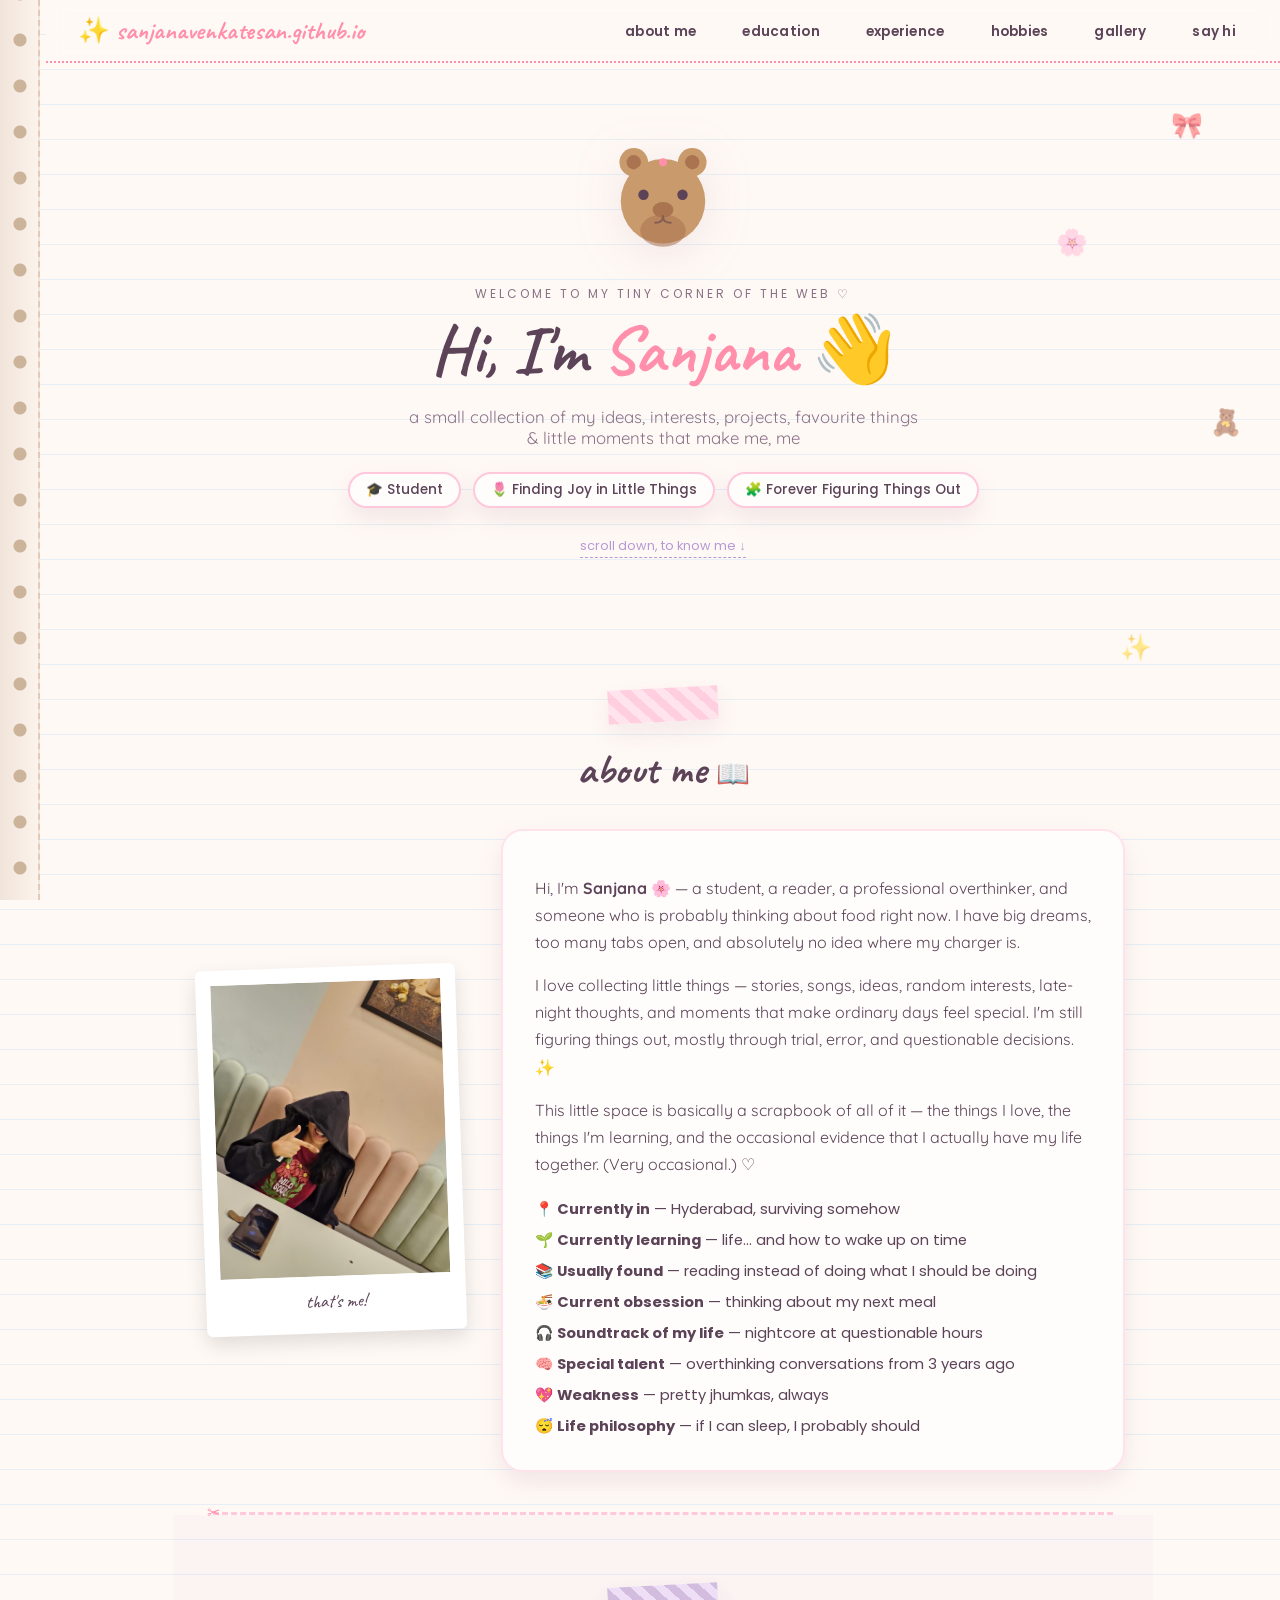
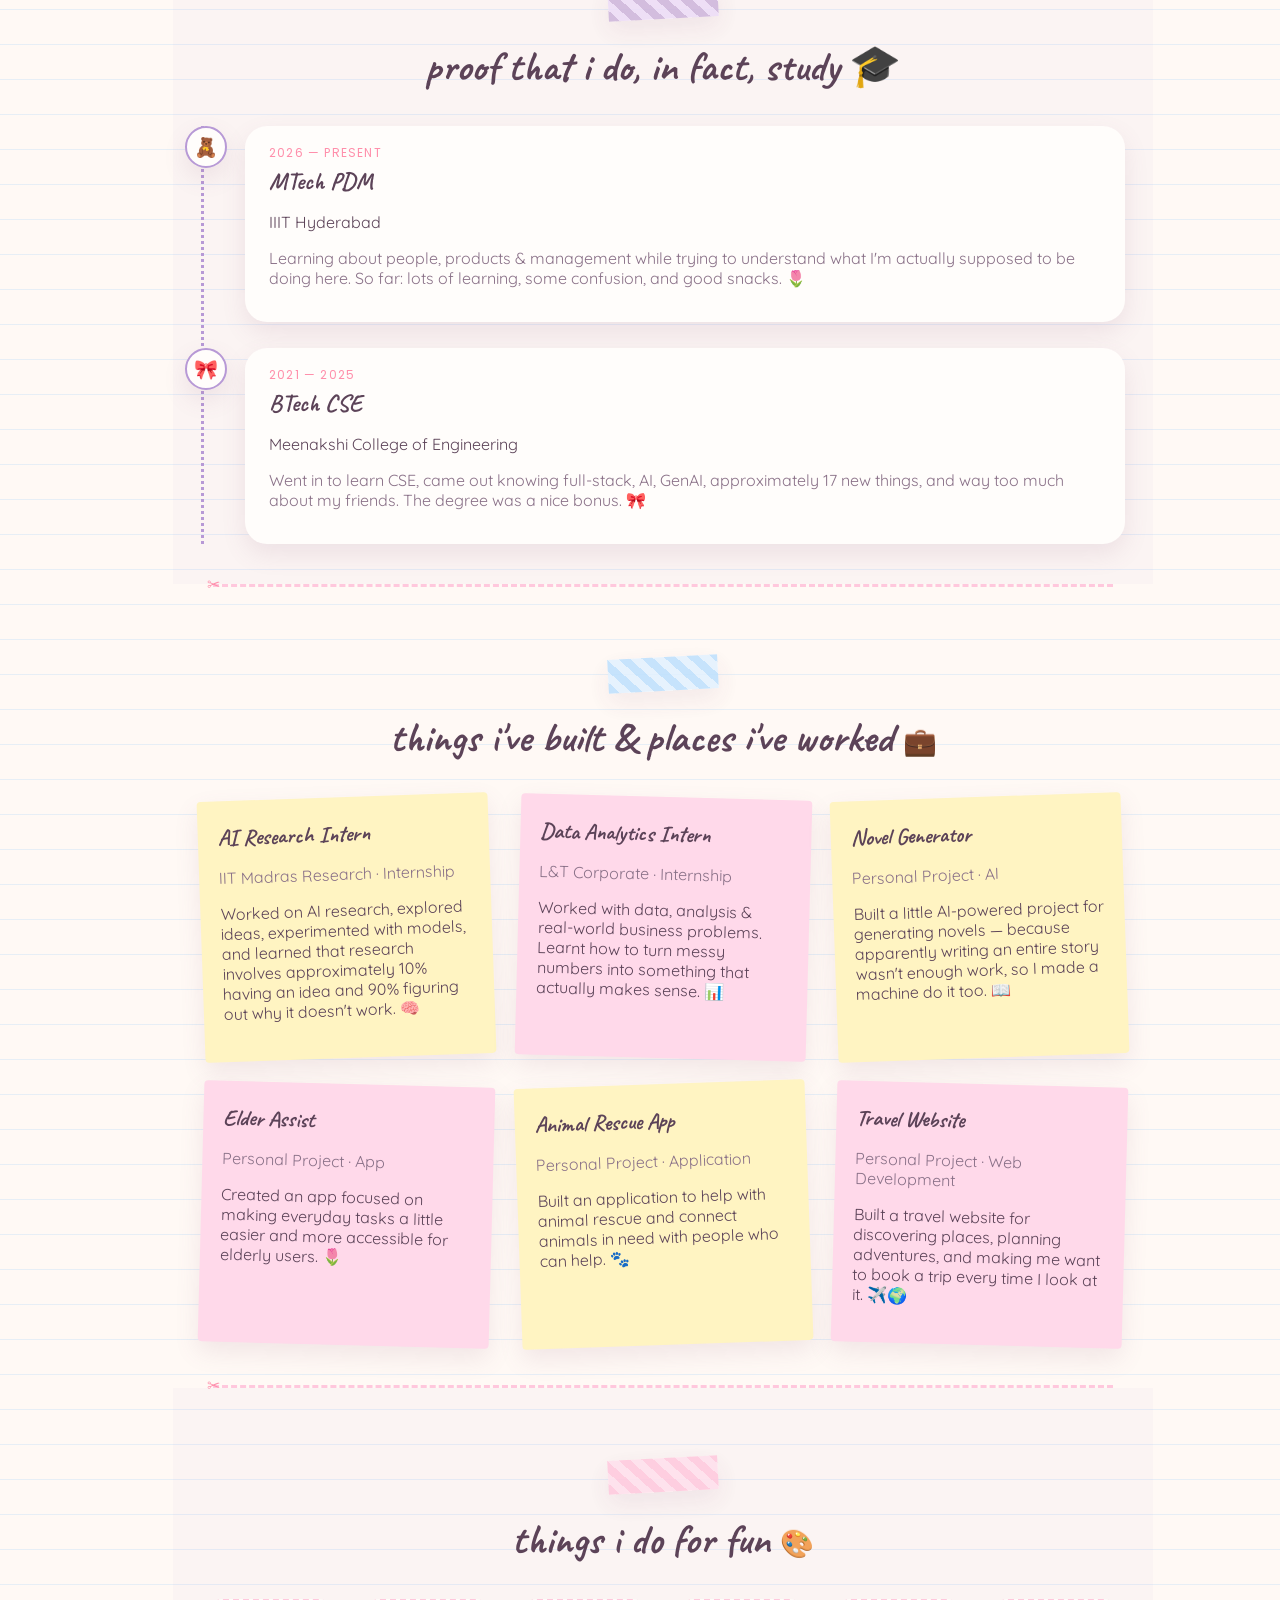
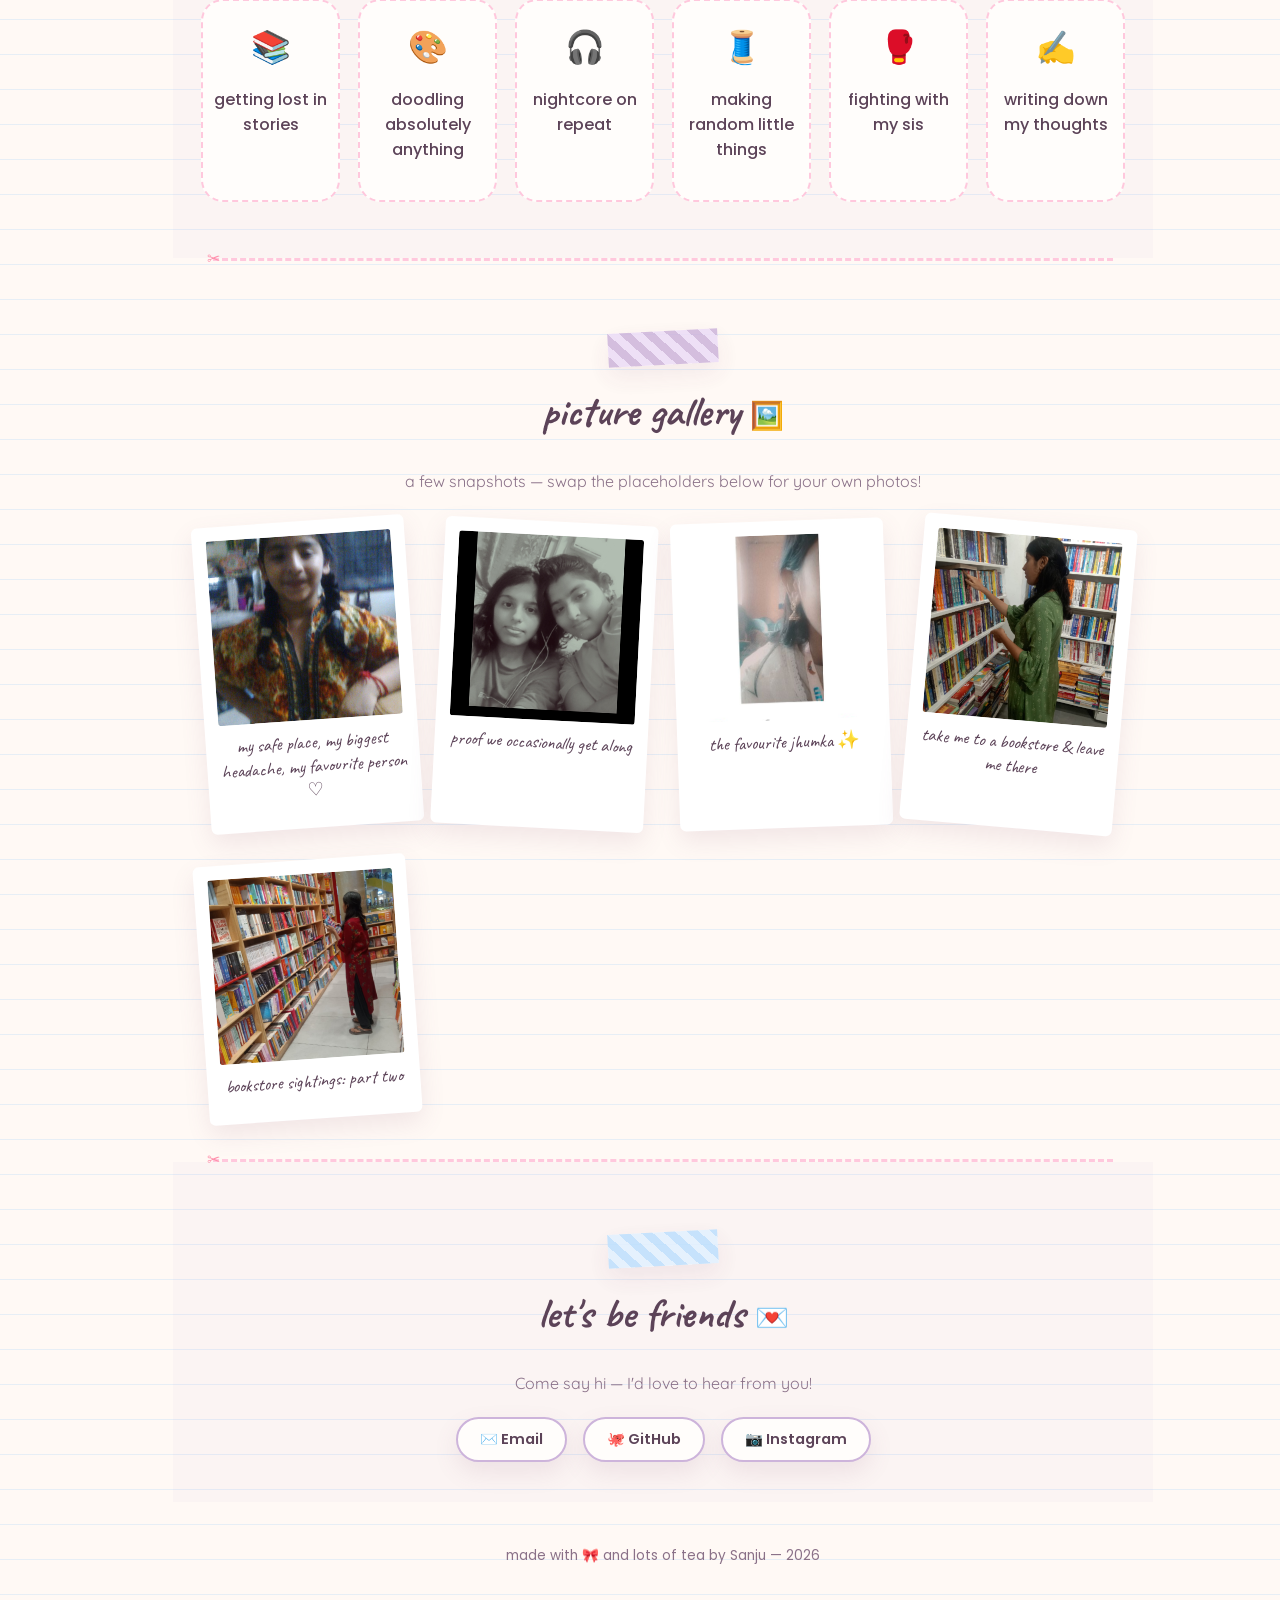
<file: index.html>
<!DOCTYPE html>
<html lang="en">
<head>
<meta charset="UTF-8">
<meta name="viewport" content="width=device-width, initial-scale=1.0">
<title>Sanjana Venkatesan • My Little Corner of the Internet</title>
<link rel="preconnect" href="https://fonts.googleapis.com">
<link rel="preconnect" href="https://fonts.gstatic.com" crossorigin>
<link href="https://fonts.googleapis.com/css2?family=Caveat:wght@500;700&family=Quicksand:wght@400;500;600;700&family=Poppins:wght@500;600&display=swap" rel="stylesheet">
<link rel="stylesheet" href="style.css">
</head>
<body>

<!-- decorative spiral binding on the left, like a real notebook -->
<div class="spiral" aria-hidden="true"></div>

<!-- floating doodles that drift around the page -->
<div class="floaty floaty1" aria-hidden="true">🎀</div>
<div class="floaty floaty2" aria-hidden="true">🧸</div>
<div class="floaty floaty3" aria-hidden="true">✨</div>
<div class="floaty floaty4" aria-hidden="true">🌸</div>

<nav class="navbar">
  <div class="nav-logo">✨ sanjanavenkatesan.github.io</div>
  <ul class="nav-links">
    <li><a href="#about">about me</a></li>
    <li><a href="#education">education</a></li>
    <li><a href="#experience">experience</a></li>
    <li><a href="#hobbies">hobbies</a></li>
    <li><a href="#gallery">gallery</a></li>
    <li><a href="#contact">say hi</a></li>
  </ul>
</nav>

<!-- ===================== HERO ===================== -->
<header class="hero" id="top">
  <div class="hero-bear" aria-hidden="true">
    <svg viewBox="0 0 200 200" class="bear-svg">
      <!-- teddy bear mascot -->
      <circle cx="55" cy="45" r="22" fill="var(--teddy)"/>
      <circle cx="145" cy="45" r="22" fill="var(--teddy)"/>
      <circle cx="55" cy="45" r="11" fill="var(--teddy-dark)"/>
      <circle cx="145" cy="45" r="11" fill="var(--teddy-dark)"/>
      <circle cx="100" cy="105" r="65" fill="var(--teddy)"/>
      <circle cx="70" cy="95" r="8" fill="#5c4358"/>
      <circle cx="130" cy="95" r="8" fill="#5c4358"/>
      <ellipse cx="100" cy="118" rx="16" ry="12" fill="var(--teddy-dark)"/>
      <path d="M100 128 Q100 138 88 138" stroke="#5c4358" stroke-width="3" fill="none" stroke-linecap="round"/>
      <path d="M100 128 Q100 138 112 138" stroke="#5c4358" stroke-width="3" fill="none" stroke-linecap="round"/>
      <ellipse cx="100" cy="150" rx="35" ry="25" fill="var(--teddy-dark)" opacity="0.55"/>
      <circle cx="100" cy="45" r="6" fill="var(--pink-deep)"/>
    </svg>
  </div>

  <p class="eyebrow">welcome to my tiny corner of the web ♡</p>
  <h1 class="hero-title">Hi, I'm <span>Sanjana</span> <span class="wave">👋</span></h1>
  <p class="hero-subtitle">a small collection of my ideas, interests, projects, favourite things &amp; little moments that make me, me</p>

  <div class="hero-tags">
    <span class="tag">🎓 Student</span>
    <span class="tag">🌷 Finding Joy in Little Things</span>
    <span class="tag">🧩 Forever Figuring Things Out</span>
  </div>

  <a href="#about" class="scroll-cue">scroll down, to know me ↓</a>
</header>

<main>

<!-- ===================== ABOUT ===================== -->
<section id="about" class="page-section">
  <div class="tape tape-pink"></div>
  <h2 class="section-title">about me <span class="doodle">📖</span></h2>
  <div class="about-grid">
    <div class="polaroid about-photo">
        <img src="me.jpeg" alt="My photo">
        <p class="polaroid-caption">that's me!</p>
    </div>
    <div class="notebook-card">
  <p>
    Hi, I'm <strong>Sanjana</strong> 🌸 — a student, a reader, a professional
    overthinker, and someone who is probably thinking about food right now.
    I have big dreams, too many tabs open, and absolutely no idea where my
    charger is.
  </p>

  <p>
    I love collecting little things — stories, songs, ideas, random interests,
    late-night thoughts, and moments that make ordinary days feel special.
    I'm still figuring things out, mostly through trial, error, and
    questionable decisions. ✨
  </p>

  <p>
    This little space is basically a scrapbook of all of it — the things I
    love, the things I'm learning, and the occasional evidence that I actually
    have my life together. (Very occasional.) ♡
  </p>

  <ul class="fact-list">
  <li>📍 <strong>Currently in</strong> — Hyderabad, surviving somehow</li>
  <li>🌱 <strong>Currently learning</strong> — life... and how to wake up on time</li>
  <li>📚 <strong>Usually found</strong> — reading instead of doing what I should be doing</li>
  <li>🍜 <strong>Current obsession</strong> — thinking about my next meal</li>
  <li>🎧 <strong>Soundtrack of my life</strong> — nightcore at questionable hours</li>
  <li>🧠 <strong>Special talent</strong> — overthinking conversations from 3 years ago</li>
  <li>💖 <strong>Weakness</strong> — pretty jhumkas, always</li>
  <li>😴 <strong>Life philosophy</strong> — if I can sleep, I probably should</li>
</ul>
</div>
  </div>
</section>

<div class="stitch-divider" aria-hidden="true"></div>

<!-- ===================== EDUCATION ===================== -->
<section id="education" class="page-section alt-bg">
   <div class="tape tape-lav"></div>
  <h2 class="section-title">proof that i do, in fact, study 🎓</h2>

  <div class="timeline">

    <div class="timeline-item">
      <div class="timeline-dot">🧸</div>
      <div class="timeline-card">
        <p class="timeline-date">2026 — Present</p>
        <h3>MTech PDM</h3>
        <p>IIIT Hyderabad</p>
        <p class="muted">
          Learning about people, products &amp; management while trying to
          understand what I'm actually supposed to be doing here. 
          So far: lots of learning, some confusion, and good snacks. 🌷
        </p>
      </div>
    </div>

    <div class="timeline-item">
      <div class="timeline-dot">🎀</div>
      <div class="timeline-card">
        <p class="timeline-date">2021 — 2025</p>
        <h3>BTech CSE</h3>
        <p>Meenakshi College of Engineering</p>
        <p class="muted">
          Went in to learn CSE, came out knowing full-stack, AI, GenAI,
          approximately 17 new things, and way too much about my friends.
          The degree was a nice bonus. 🎀
        </p>
      </div>
    </div>

  </div>
</section>

<div class="stitch-divider" aria-hidden="true"></div>

<!-- ===================== EXPERIENCE ===================== -->
<section id="experience" class="page-section">
  <div class="tape tape-blue"></div>
  <h2 class="section-title">things i've built &amp; places i've worked <span class="doodle">💼</span></h2>

  <div class="experience-grid">

    <div class="sticky-note note-yellow">
      <h3>AI Research Intern</h3>
      <p class="muted">IIT Madras Research · Internship</p>
      <p>
        Worked on AI research, explored ideas, experimented with models,
        and learned that research involves approximately 10% having an idea
        and 90% figuring out why it doesn't work. 🧠
      </p>
    </div>

    <div class="sticky-note note-pink">
      <h3>Data Analytics Intern</h3>
      <p class="muted">L&amp;T Corporate · Internship</p>
      <p>
        Worked with data, analysis &amp; real-world business problems.
        Learnt how to turn messy numbers into something that actually
        makes sense. 📊
      </p>
    </div>

    <div class="sticky-note note-yellow">
      <h3>Novel Generator</h3>
      <p class="muted">Personal Project · AI</p>
      <p>
        Built a little AI-powered project for generating novels —
        because apparently writing an entire story wasn't enough work,
        so I made a machine do it too. 📖
      </p>
    </div>

    <div class="sticky-note note-pink">
      <h3>Elder Assist</h3>
      <p class="muted">Personal Project · App</p>
      <p>
        Created an app focused on making everyday tasks a little easier
        and more accessible for elderly users. 🌷
      </p>
    </div>

    <div class="sticky-note note-yellow">
      <h3>Animal Rescue App</h3>
      <p class="muted">Personal Project · Application</p>
      <p>
        Built an application to help with animal rescue and connect animals
        in need with people who can help. 🐾
      </p>
    </div>
    <div class="sticky-note note-pink">
  <h3>Travel Website</h3>
  <p class="muted">Personal Project · Web Development</p>
  <p>
    Built a travel website for discovering places, planning adventures,
    and making me want to book a trip every time I look at it. ✈️🌍
  </p>
</div>
  </div>
</section>

<div class="stitch-divider" aria-hidden="true"></div>

<!-- ===================== HOBBIES & INTERESTS ===================== -->
<section id="hobbies" class="page-section alt-bg">
  <div class="tape tape-pink"></div>
  <h2 class="section-title">things i do for fun <span class="doodle">🎨</span></h2>

  <div class="hobby-grid">
    <div class="hobby-card">
      <span class="hobby-emoji">📚</span>
      <p>getting lost in stories</p>
    </div>

    <div class="hobby-card">
      <span class="hobby-emoji">🎨</span>
      <p>doodling absolutely anything</p>
    </div>

    <div class="hobby-card">
      <span class="hobby-emoji">🎧</span>
      <p>nightcore on repeat</p>
    </div>

    <div class="hobby-card">
      <span class="hobby-emoji">🧵</span>
      <p>making random little things</p>
    </div>

    <div class="hobby-card">
      <span class="hobby-emoji">🥊</span>
      <p>fighting with my sis</p>
    </div>

    <div class="hobby-card">
      <span class="hobby-emoji">✍️</span>
      <p>writing down my thoughts</p>
    </div>

  </div>
</section>
<div class="stitch-divider" aria-hidden="true"></div>

<!-- ===================== GALLERY ===================== -->
<section id="gallery" class="page-section">
  <div class="tape tape-lav"></div>
  <h2 class="section-title">picture gallery <span class="doodle">🖼️</span></h2>
  <p class="muted center-text">a few snapshots — swap the placeholders below for your own photos!</p>
  <div class="gallery-grid">

  <div class="polaroid rot-1">
    <img src="photo1.jpeg" alt="Photo 1">
    <p class="polaroid-caption">my safe place, my biggest headache, my favourite person ♡</p>
  </div>

  <div class="polaroid rot-2">
    <img src="photo2.jpeg" alt="Photo 2">
    <p class="polaroid-caption">proof we occasionally get along</p>
  </div>

  <div class="polaroid rot-3">
    <img src="photo3.jpeg" alt="Photo 3">
    <p class="polaroid-caption">the favourite jhumka ✨</p>
  </div>

  <div class="polaroid rot-4">
    <img src="photo4.jpeg" alt="Photo 4">
    <p class="polaroid-caption">take me to a bookstore & leave me there</p>
  </div>

  <div class="polaroid rot-1">
    <img src="photo5.jpeg" alt="Photo 5">
    <p class="polaroid-caption">bookstore sightings: part two</p>
  </div>

</div>
</section>

<div class="stitch-divider" aria-hidden="true"></div>

<!-- ===================== CONTACT ===================== -->
<section id="contact" class="page-section alt-bg contact-section">
  <div class="tape tape-blue"></div>
  <h2 class="section-title">let's be friends <span class="doodle">💌</span></h2>
  <p class="muted center-text">Come say hi — I'd love to hear from you!</p>
  <div class="contact-links">
    <a href="mailto:sanjana2851@gmail.com" class="contact-pill">✉️ Email</a>
    <a href="https://github.com/Sanjana-Venkatesan" class="contact-pill">🐙 GitHub</a>
    <a href="https://instagram.com/sanjana_venkatesan528" class="contact-pill">📷 Instagram</a>
  </div>
</section>

</main>

<footer class="site-footer">
  <p>made with 🎀 and lots of tea by Sanju — <span id="year"></span></p>
</footer>

<script>
  document.getElementById('year').textContent = new Date().getFullYear();
</script>

</body>
</html>
</file>
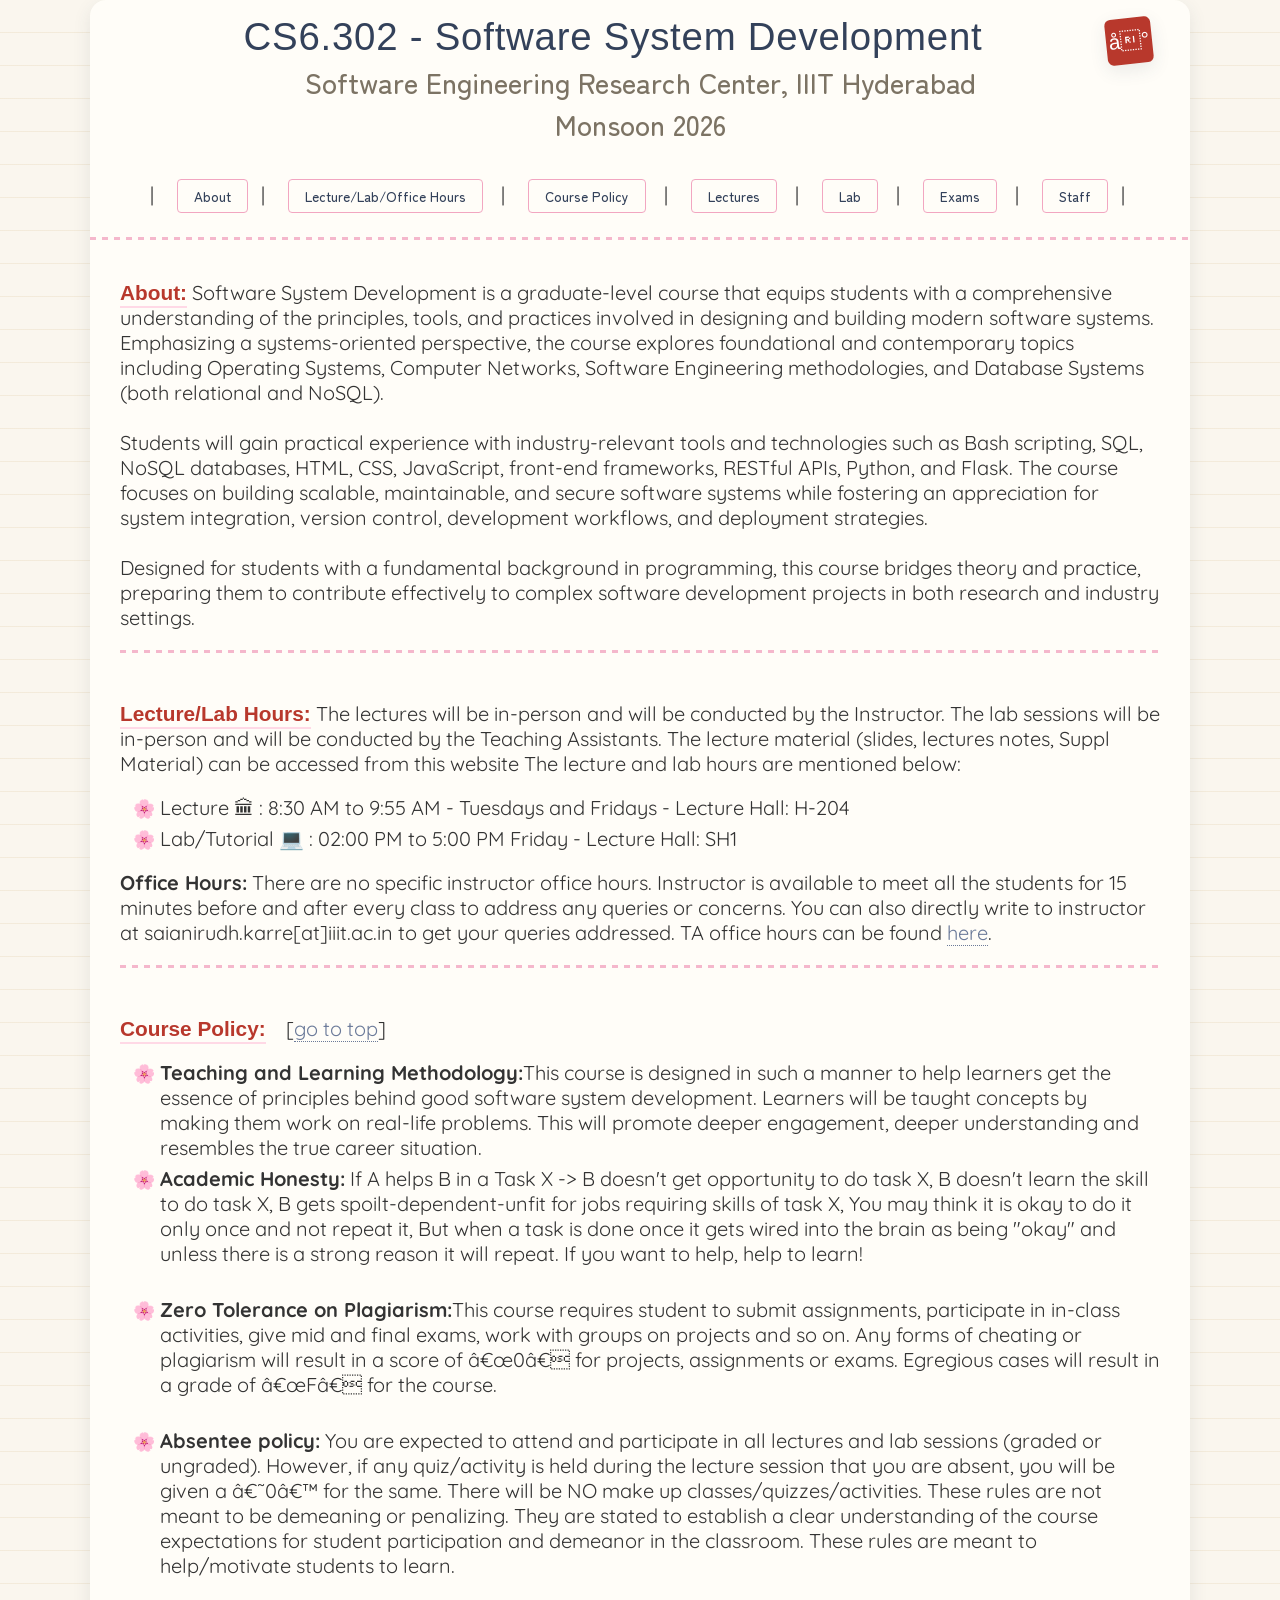
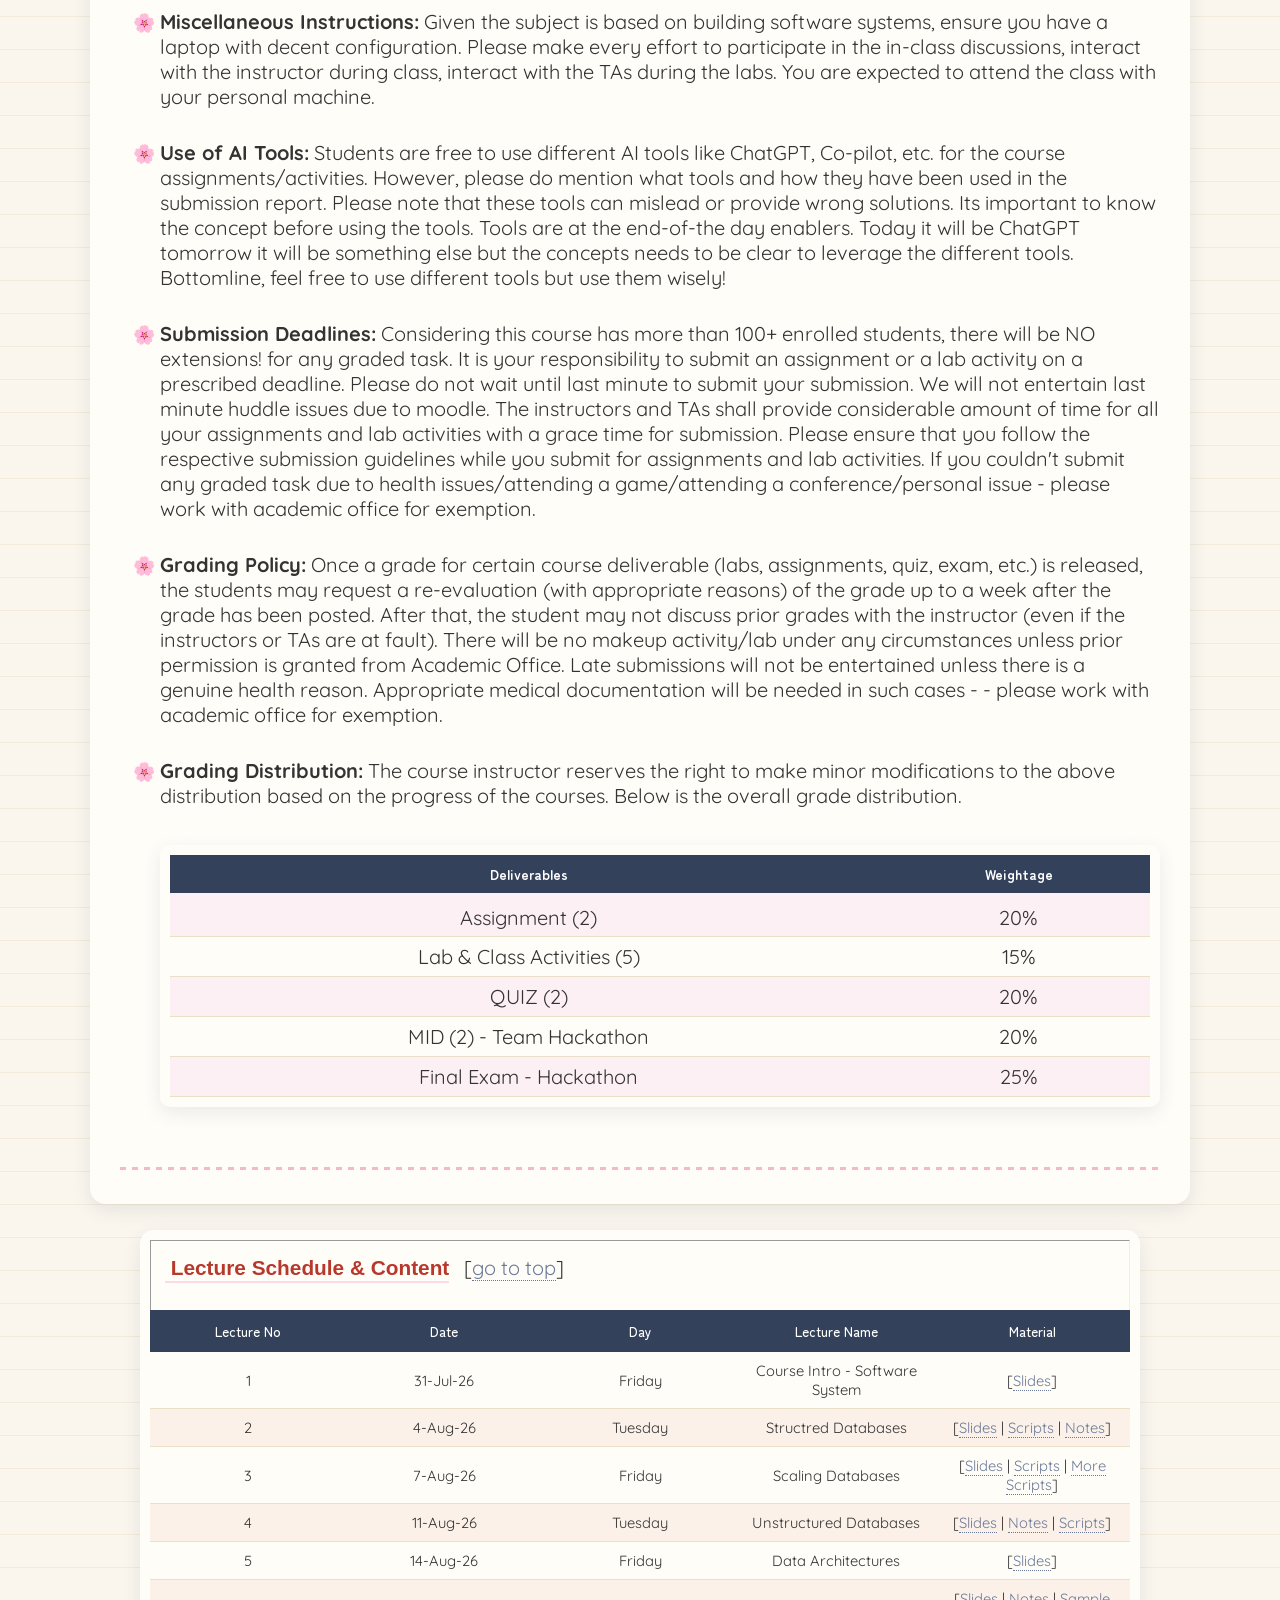
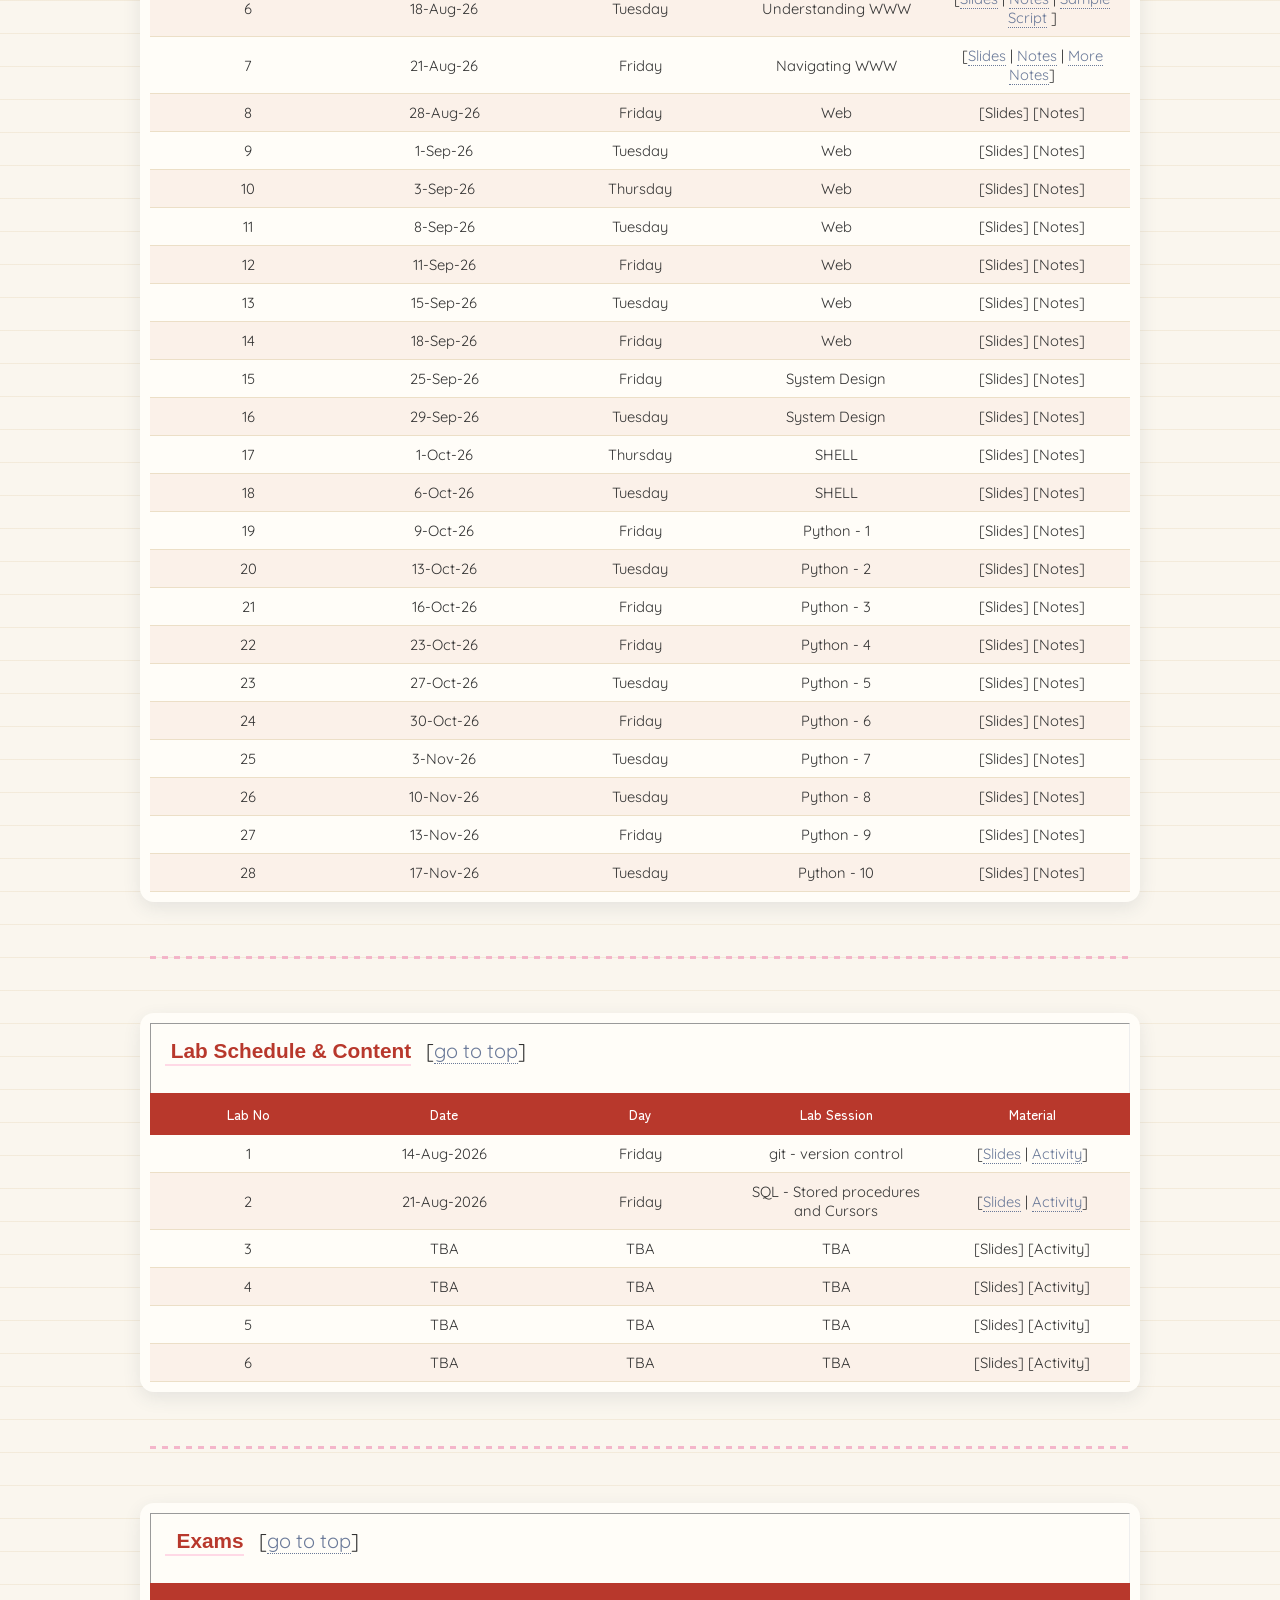
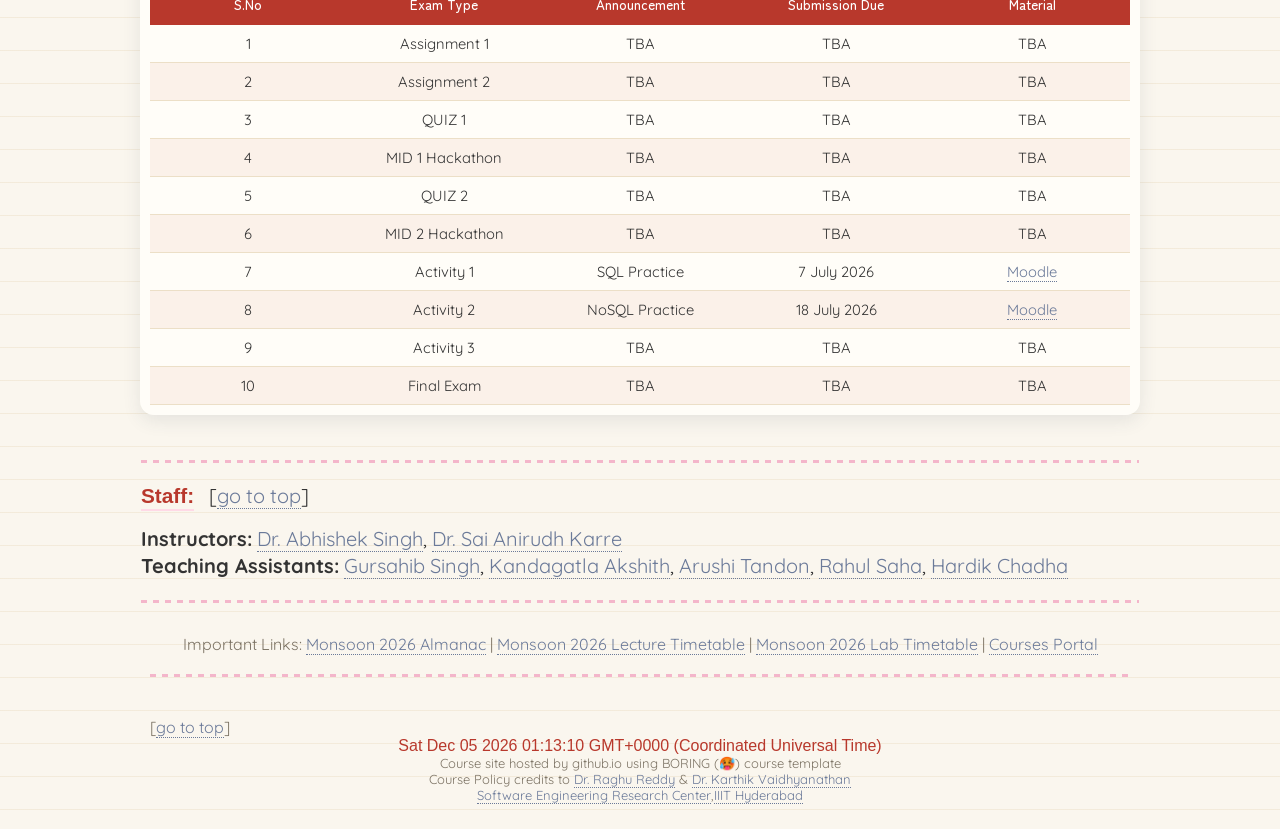
<file: ssdcourse.html>
<html>
<head><title>CS6.302 SSD Monsoon 2026</title>
<meta name="viewport" content="width=device-width, initial-scale=1.0"/>
<link rel="stylesheet" href="https://fonts.googleapis.com/css?family=Quicksand">
<link href="https://cdn.jsdelivr.net/npm/bootstrap@4.6.1/dist/css/bootstrap.min.css" rel="stylesheet" integrity="sha256-DF7Zhf293AJxJNTmh5zhoYYIMs2oXitRfBjY+9L//AY=" crossorigin="anonymous">
<style>
body {font-family: Quicksand; font-size: 20px; color:#333}
        table
        {
            font-family: Quicksand; font-size:20px; color:#333;
            border-collapse:collapse;
            width:1000px;
            padding:10px;
            border-spacing:10px
			
        }

	.light-text-row {
        color: #ADADAD; 
    }

</style>
<!-- added: Japanese-aesthetic stylesheet (no other HTML changed) -->
<link rel="stylesheet" href="ssd-course-style.css">

	<script>
  
  const lastModified = new Date(document.lastModified);
 
  const formattedDate = lastModified.toLocaleString('en-US', {
    year: 'numeric',
    month: 'long',
    day: 'numeric',
    hour: '2-digit',
    minute: '2-digit'
  });

  document.getElementById("lastUpdated").innerHTML += formattedDate;
</script>
<script>
function startTime() {
  const today = new Date();
  let h = today.getHours();
  let m = today.getMinutes();
  let s = today.getSeconds();
  m = checkTime(m);
  s = checkTime(s);
  document.getElementById('txt').innerHTML = today 
  setTimeout(startTime, 1000);
}

function checkTime(i) {
  if (i < 10) {i = "0" + i};  // add zero in front of numbers < 10
  return i;
}
</script>
<script src="https://ajax.googleapis.com/ajax/libs/jquery/3.5.1/jquery.min.js"></script>
</head>
<body onload="startTime()">
	<!--<script>
	alert("All the Best for your Final Exam!"");
		</script>-->

<!-- added: a handful of real sakura petal elements for the falling-petal animation -->
<div class="sakura-field" aria-hidden="true">
  <span class="petal p1">🌸</span>
  <span class="petal p2">🌸</span>
  <span class="petal p3">🌸</span>
  <span class="petal p4">🌸</span>
  <span class="petal p5">🌸</span>
</div>

<table align="center" width="100%" cellspacing="10" cellpadding="10" border="0">
<tr>
<td><div class="hanko" aria-hidden="true">印</div><h1 align="center" id="home">CS6.302 - Software System Development</h1><h3 align="center">Software Engineering Research Center, IIIT Hyderabad</h3> <h3 align="center">Monsoon 2026</h3></td>
</tr>
<tr>
<td>&nbsp;&nbsp;|&nbsp;&nbsp;&nbsp; <a href="#about">About</a>&nbsp;&nbsp;|&nbsp;&nbsp;&nbsp; <a href="#lecture">Lecture/Lab/Office Hours</a> &nbsp;&nbsp;|&nbsp;&nbsp;&nbsp; <a href="#cpolicy">Course Policy</a> &nbsp;&nbsp;|&nbsp;&nbsp;&nbsp; <a href="#schedule">Lectures</a> &nbsp;&nbsp;|&nbsp;&nbsp;&nbsp;  <a href="#lab">Lab</a> &nbsp;&nbsp;|&nbsp;&nbsp;&nbsp; <a href="#activity">Exams</a> &nbsp;&nbsp;|&nbsp;&nbsp;&nbsp; <a href="#staff">Staff</a>&nbsp;&nbsp;|&nbsp;&nbsp;&nbsp; <hr></td>
</tr>
<tr>
<td> <p align="left"><b id="about">About:</b> Software System Development is a graduate-level course that equips students with a comprehensive understanding of the principles, tools, and practices involved in designing and building modern software systems. Emphasizing a systems-oriented perspective, the course explores foundational and contemporary topics including Operating Systems, Computer Networks, Software Engineering methodologies, and Database Systems (both relational and NoSQL).
<br>
<br>
Students will gain practical experience with industry-relevant tools and technologies such as Bash scripting, SQL, NoSQL databases, HTML, CSS, JavaScript, front-end frameworks, RESTful APIs, Python, and Flask. The course focuses on building scalable, maintainable, and secure software systems while fostering an appreciation for system integration, version control, development workflows, and deployment strategies.
<br>
<br>
Designed for students with a fundamental background in programming, this course bridges theory and practice, preparing them to contribute effectively to complex software development projects in both research and industry settings.<hr></td>
</tr>
<tr>
<td> <p align="left"><b id="lecture">Lecture/Lab Hours:</b> The lectures will be in-person and will be conducted by the Instructor. The lab sessions will be in-person and will be conducted by the Teaching Assistants. The lecture material (slides, lectures notes, Suppl Material) can be accessed from this website The lecture and lab hours are mentioned below:

<ul><li>Lecture &#x1F3DB; : 8:30 AM to 9:55 AM - Tuesdays and Fridays - Lecture Hall: H-204</li> <li>Lab/Tutorial &#x1F4BB; : 02:00 PM to 5:00 PM Friday - Lecture Hall: SH1 </li></ul></p>
<p align="left"><b>Office Hours:</b> There are no specific instructor office hours. Instructor is available to meet all the students for 15 minutes before and after every class to address any queries or concerns. You can also directly write to instructor at saianirudh.karre[at]iiit.ac.in to get your queries addressed. TA office hours can be found <a href="#staff">here</a>.
</p><hr>
</td>
</tr>
<tr>
<td>
<p align="left"><b id="cpolicy">Course Policy:</b> &nbsp;&nbsp;&nbsp;[<a href="#home">go to top</a>]
<ul>
<li><b>Teaching and Learning Methodology:</b>This course is designed in such a manner to help learners get the essence of principles behind good software system development. Learners will be taught concepts by making them work on real-life problems. This will promote deeper engagement, deeper understanding and resembles the true career situation. 
</li>
<li><b>Academic Honesty:</b> If A helps B in a Task X -> B doesn't get opportunity to do task X, B doesn't learn the skill to do task X, B gets spoilt-dependent-unfit for jobs requiring skills of task X, You may think it is okay to do it only once and not repeat it, But when a task is done once it gets wired into the brain as being "okay" and unless there is a strong reason it will repeat. If you want to help, help to learn!
<br>
<br> 
</li>
<li><b>Zero Tolerance on Plagiarism:</b>This course requires student to submit assignments, participate in in-class activities, give mid and final exams, work with groups on projects and so on. Any forms of cheating or plagiarism will result in a score of “0” for projects, assignments or exams. Egregious cases will result in a grade of “F” for the course.
<br>
<br> 
</li>
<li><b>Absentee policy:</b> You are expected to attend and participate in all lectures and lab sessions (graded or ungraded).  However, if any quiz/activity is held during the lecture session that you are absent, you will be given a ‘0’ for the same. There will be NO make up classes/quizzes/activities. These rules are not meant to be demeaning or penalizing. They are stated to establish a clear understanding of the course expectations for student participation and demeanor in the classroom. These rules are meant to help/motivate students to learn. 
<br>
<br> 
</li>
<li><b>Miscellaneous Instructions:</b> Given the subject is based on building software systems, ensure you have a laptop with decent configuration. Please make every effort to participate in the in-class discussions, interact with the instructor during class, interact with the TAs during the labs. You are expected to attend the class with your personal machine. 
<br>
<br> 
</li>
<li><b>Use of AI Tools:</b> Students are free to use different AI tools like ChatGPT, Co-pilot, etc. for the course assignments/activities. However, please do mention what tools and how they have been used in the submission report. Please note that these tools can mislead or provide wrong solutions. Its important to know the concept before using the tools. Tools are at the end-of-the day enablers. Today it will be ChatGPT tomorrow it will be something else but the concepts needs to be clear to leverage the different tools. Bottomline, feel free to use different tools but use them wisely!
<br>
<br> 
</li>
<li><b>Submission Deadlines:</b> Considering this course has more than 100+ enrolled students, there will be NO extensions! for any graded task. It is your responsibility to submit an assignment or a lab activity on a prescribed deadline. Please do not wait until last minute to submit your submission. We will not entertain last minute huddle issues due to moodle. The instructors and TAs shall provide considerable amount of time for all your assignments and lab activities with a grace time for submission. Please ensure that you follow the respective submission guidelines while you submit for assignments and lab activities. If you couldn't submit any graded task due to health issues/attending a game/attending a conference/personal issue - please work with academic office for exemption. 
<br>
<br> 
</li>
<li><b>Grading Policy:</b> Once a grade for certain course deliverable (labs, assignments, quiz, exam, etc.) is released, the students may request a re-evaluation (with appropriate reasons) of the grade up to a week after the grade has been posted. After that, the student may not discuss prior grades with the instructor (even if the instructors or TAs are at fault). There will be no makeup activity/lab under any circumstances unless prior permission is granted from Academic Office. Late submissions will not be entertained unless there is a genuine health reason. Appropriate medical documentation will be needed in such cases - - please work with academic office for exemption.
<br>
<br> 
</li>
<li><b>Grading Distribution:</b> The course instructor reserves the right to make minor modifications to the above distribution based on the progress of the courses. Below is the overall grade distribution.
<br>
<br> 
<table border="1" align="center">
<tr align="center"><th>Deliverables</th><th>Weightage</th></tr>
<tr align="center"><td>Assignment (2)</td><td>20%</td></tr>
<tr align="center"><td>Lab & Class Activities (5)</td><td>15%</td></tr>
<tr align="center"><td>QUIZ (2)</td><td>20%</td></tr>
<tr align="center"><td>MID (2) - Team Hackathon</td><td>20%</td></tr>
<tr align="center"><td>Final Exam - Hackathon</td><td>25%</td></tr>
</table>
</li>
<br>
<!--<li><b>Evaluation Rubric:</b> All evaluations as part of this course follow below evaluation rubric. TAs will follow below guidelines for evaluating assignments and lab activities for this course.
<br>
<br>
<table border="1" align="center" width="10%">
<tr><th>Rubric</th><th>Input(15%)</th><th>Logic(60%)</th><th>Output(15%)</th><th>Submission(10%)</th></tr>
<tr><td>Exceptional (100%)</td><td>All inputs are working as per the requirements</td><td>Logic is accurate and as per the requirements defined in the question</td><td>All outputs are returned as per the requirements</td><td>Script submissions are correct and as per requirements</td></tr>
<tr><td>Acceptable (70%)</td><td>Inputs are partially working as per the requirements</td><td>Logic is almost correct and as per the requirements defined in the question</td><td>Outputs are partially returned as per the requirements</td><td>Script submissions is partially correct and as per requirements</td></tr>
<tr><td>Beginning (30%)</td><td>At least one input is working as per the requirements</td><td>Logic is partially correct and as per the requirements defined in the question</td><td>At least one output is returned as per the requirement</td><td>Atleast one part of the script submission is correct and as per requirements</td></tr>
<tr><td>No Response (0%)</td><td>None of the inputs are working as per the requirements</td><td>Logic is incorrect and not as per the requirements defined in the question</td><td>None of the outputs are returned as per the requirements</td><td>Script submissions is incorrect and not as per requirements</td></tr>
</table> 
</li>-->
</ul><hr>
</p>
</td>
</tr>
</tr>
</table> 

<table border="1" align="center" width="10%" class="tg">
<tr>
<td colspan="5"><p align="left"><b id="schedule">&nbsp;Lecture Schedule & Content</b>&nbsp;&nbsp;&nbsp;[<a href="#home">go to top</a>]</p></td>
</tr >
  <tr align="center">
    <th class="tg-7btt">Lecture No</th>
    <th class="tg-7btt">Date</th>
    <th class="tg-7btt">Day</th>
    <th class="tg-7btt">Lecture Name</th>
    <th class="tg-7btt">Material</th>
  </tr>
<tbody align="center">
  <tr>
    <td class="tg-c3ow">1</td>
    <td class="tg-c3ow">31-Jul-26</td>
    <td class="tg-c3ow">Friday</td>
    <td class="tg-c3ow">Course Intro - Software System</td>
    <td class="tg-c3ow">[<a href="https://docs.google.com/viewer?url=https://raw.githubusercontent.com/serc-iiith/serc-iiith.github.io/main/CourseContent/CS6302_M26/SSD_Class1.pdf" target="_blank">Slides</a>]</td>
  </tr>
  <tr>
    <td class="tg-c3ow">2</td>
    <td class="tg-c3ow">4-Aug-26</td>
    <td class="tg-c3ow">Tuesday</td>
    <td class="tg-c3ow">Structred Databases</td>
    <td class="tg-c3ow">[<a href="https://docs.google.com/viewer?url=https://raw.githubusercontent.com/serc-iiith/serc-iiith.github.io/main/CourseContent/CS6302_M26/StructuredData.pdf" target="_blank">Slides</a> | <a href="https://docs.google.com/viewer?url=https://raw.githubusercontent.com/serc-iiith/serc-iiith.github.io/main/CourseContent/CS6302_M26/databases.sql" target="_blank">Scripts</a> | <a href="https://tinted-rumba-8c6.notion.site/Structured-Databases-2456a6248bf6805f83e1cbf0a58761ec" target="_blank">Notes</a>]</td>
  </tr>
  <tr>
    <td class="tg-c3ow">3</td>
    <td class="tg-c3ow">7-Aug-26</td>
    <td class="tg-c3ow">Friday</td>
    <td class="tg-c3ow">Scaling Databases</td>
    <td class="tg-c3ow">[<a href="https://docs.google.com/viewer?url=https://raw.githubusercontent.com/serc-iiith/serc-iiith.github.io/main/CourseContent/CS6302_M26/ScalingDatabases.pdf" target="_blank">Slides</a> | <a href="https://docs.google.com/viewer?url=https://raw.githubusercontent.com/serc-iiith/serc-iiith.github.io/main/CourseContent/CS6302_M26/databases_2.sql" target="_blank">Scripts</a> | <a href="https://docs.google.com/viewer?url=https://raw.githubusercontent.com/serc-iiith/serc-iiith.github.io/main/CourseContent/CS6302_M26/databases_3.sql" target="_blank">More Scripts</a>]</td>
  </tr>
  <tr>
    <td class="tg-c3ow">4</td>
    <td class="tg-c3ow">11-Aug-26</td>
    <td class="tg-c3ow">Tuesday</td>
    <td class="tg-c3ow">Unstructured Databases</td>
    <td class="tg-c3ow">[<a href="https://docs.google.com/viewer?url=https://raw.githubusercontent.com/serc-iiith/serc-iiith.github.io/main/CourseContent/CS6302_M26/UnStructuredDatabases.pdf" target="_blank">Slides</a> | <a href="https://tinted-rumba-8c6.notion.site/Unstructured-Databases-24b6a6248bf680679b36e76c33d301c4" target="_blank">Notes</a> | <a href="https://raw.githubusercontent.com/serc-iiith/serc-iiith.github.io/refs/heads/main/CourseContent/CS6302_M26/mongo.txt" target="_blank">Scripts</a>]</td>
  </tr>
  <tr>
    <td class="tg-c3ow">5</td>
    <td class="tg-c3ow">14-Aug-26</td>
    <td class="tg-c3ow">Friday</td>
    <td class="tg-c3ow">Data Architectures</td>
    <td class="tg-c3ow">[<a href="https://docs.google.com/viewer?url=https://raw.githubusercontent.com/serc-iiith/serc-iiith.github.io/main/CourseContent/CS6302_M26/DatabaseArchitectures.pdf" target="_blank">Slides</a>]</td>
  </tr>
  <tr>
    <td class="tg-c3ow">6</td>
    <td class="tg-c3ow">18-Aug-26</td>
    <td class="tg-c3ow">Tuesday</td>
    <td class="tg-c3ow">Understanding WWW</td>
    <td class="tg-c3ow">[<a href="https://docs.google.com/viewer?url=https://raw.githubusercontent.com/serc-iiith/serc-iiith.github.io/main/CourseContent/CS6302_M26/www.pdf" target="_blank">Slides</a> | <a href="https://tinted-rumba-8c6.notion.site/Web-Technology-2566a6248bf6800488d0c13a992502e4" target="_blank">Notes</a> | <a href="https://raw.githubusercontent.com/serc-iiith/serc-iiith.github.io/refs/heads/main/CourseContent/CS6302_M26/samplehtml.html" target="_blank">Sample Script</a> ]</td>
  </tr>
  <tr>
    <td class="tg-c3ow">7</td>
    <td class="tg-c3ow">21-Aug-26</td>
    <td class="tg-c3ow">Friday</td>
    <td class="tg-c3ow">Navigating WWW</td>
    <td class="tg-c3ow">[<a href="https://docs.google.com/viewer?url=https://raw.githubusercontent.com/serc-iiith/serc-iiith.github.io/main/CourseContent/CS6302_M26/WebLanguages.pdf" target="_blank">Slides</a> | <a href="https://github.com/serc-iiith/serc-iiith.github.io/blob/main/CourseContent/CS6302_M26/html.md" target="_blank">Notes</a> | <a href="https://github.com/serc-iiith/serc-iiith.github.io/blob/main/CourseContent/CS6302_M26/css.md" target="_blank">More Notes</a>]</td>
  </tr>
  <tr>
    <td class="tg-c3ow">8</td>
    <td class="tg-c3ow">28-Aug-26</td>
    <td class="tg-c3ow">Friday</td>
    <td class="tg-c3ow">Web</td>
    <td class="tg-c3ow">[Slides] [Notes]</td>
  </tr>
  <tr>
    <td class="tg-c3ow">9</td>
    <td class="tg-c3ow">1-Sep-26</td>
    <td class="tg-c3ow">Tuesday</td>
    <td class="tg-c3ow">Web</td>
    <td class="tg-c3ow">[Slides] [Notes]</td>
  </tr>
  <tr>
    <td class="tg-c3ow">10</td>
    <td class="tg-c3ow">3-Sep-26</td>
    <td class="tg-c3ow">Thursday</td>
    <td class="tg-c3ow">Web</td>
    <td class="tg-c3ow">[Slides] [Notes]</td>
  </tr>
  <tr>
    <td class="tg-c3ow">11</td>
    <td class="tg-c3ow">8-Sep-26</td>
    <td class="tg-c3ow">Tuesday</td>
    <td class="tg-c3ow">Web</td>
    <td class="tg-c3ow">[Slides] [Notes]</td>
  </tr>
  <tr>
    <td class="tg-c3ow">12</td>
    <td class="tg-c3ow">11-Sep-26</td>
    <td class="tg-c3ow">Friday</td>
    <td class="tg-c3ow">Web</td>
    <td class="tg-c3ow">[Slides] [Notes]</td>
  </tr>
  <tr>
    <td class="tg-c3ow">13</td>
    <td class="tg-c3ow">15-Sep-26</td>
    <td class="tg-c3ow">Tuesday</td>
    <td class="tg-c3ow">Web</td>
    <td class="tg-c3ow">[Slides] [Notes]</td>
  </tr>
  <tr>
    <td class="tg-c3ow">14</td>
    <td class="tg-c3ow">18-Sep-26</td>
    <td class="tg-c3ow">Friday</td>
    <td class="tg-c3ow">Web</td>
    <td class="tg-c3ow">[Slides] [Notes]</td>
  </tr>
  <tr>
    <td class="tg-c3ow">15</td>
    <td class="tg-c3ow">25-Sep-26</td>
    <td class="tg-c3ow">Friday</td>
    <td class="tg-c3ow">System Design</td>
    <td class="tg-c3ow">[Slides] [Notes]</td>
  </tr>
  <tr>
    <td class="tg-c3ow">16</td>
    <td class="tg-c3ow">29-Sep-26</td>
    <td class="tg-c3ow">Tuesday</td>
    <td class="tg-c3ow">System Design</td>
    <td class="tg-c3ow">[Slides] [Notes]</td>
  </tr>
  <tr>
    <td class="tg-c3ow">17</td>
    <td class="tg-c3ow">1-Oct-26</td>
    <td class="tg-c3ow">Thursday</td>
    <td class="tg-c3ow">SHELL</td>
    <td class="tg-c3ow">[Slides] [Notes]</td>
  </tr>
  <tr>
    <td class="tg-c3ow">18</td>
    <td class="tg-c3ow">6-Oct-26</td>
    <td class="tg-c3ow">Tuesday</td>
    <td class="tg-c3ow">SHELL</td>
    <td class="tg-c3ow">[Slides] [Notes]</td>
  </tr>
  <tr>
    <td class="tg-c3ow">19</td>
    <td class="tg-c3ow">9-Oct-26</td>
    <td class="tg-c3ow">Friday</td>
    <td class="tg-c3ow">Python - 1</td>
    <td class="tg-c3ow">[Slides] [Notes]</td>
  </tr>
  <tr>
    <td class="tg-c3ow">20</td>
    <td class="tg-c3ow">13-Oct-26</td>
    <td class="tg-c3ow">Tuesday</td>
    <td class="tg-c3ow">Python - 2</td>
    <td class="tg-c3ow">[Slides] [Notes]</td>
  </tr>
  <tr>
    <td class="tg-c3ow">21</td>
    <td class="tg-c3ow">16-Oct-26</td>
    <td class="tg-c3ow">Friday</td>
    <td class="tg-c3ow">Python - 3</td>
    <td class="tg-c3ow">[Slides] [Notes]</td>
  </tr>
  <tr>
    <td class="tg-c3ow">22</td>
    <td class="tg-c3ow">23-Oct-26</td>
    <td class="tg-c3ow">Friday</td>
    <td class="tg-c3ow">Python - 4</td>
    <td class="tg-c3ow">[Slides] [Notes]</td>
  </tr>
  <tr>
    <td class="tg-c3ow">23</td>
    <td class="tg-c3ow">27-Oct-26</td>
    <td class="tg-c3ow">Tuesday</td>
    <td class="tg-c3ow">Python - 5</td>
    <td class="tg-c3ow">[Slides] [Notes]</td>
  </tr>
  <tr>
    <td class="tg-c3ow">24</td>
    <td class="tg-c3ow">30-Oct-26</td>
    <td class="tg-c3ow">Friday</td>
    <td class="tg-c3ow">Python - 6</td>
    <td class="tg-c3ow">[Slides] [Notes]</td>
  </tr>
  <tr>
    <td class="tg-c3ow">25</td>
    <td class="tg-c3ow">3-Nov-26</td>
    <td class="tg-c3ow">Tuesday</td>
    <td class="tg-c3ow">Python - 7</td>
    <td class="tg-c3ow">[Slides] [Notes]</td>
  </tr>
  <tr>
    <td class="tg-c3ow">26</td>
    <td class="tg-c3ow">10-Nov-26</td>
    <td class="tg-c3ow">Tuesday</td>
    <td class="tg-c3ow">Python - 8</td>
    <td class="tg-c3ow">[Slides] [Notes]</td>
  </tr>
  <tr>
    <td class="tg-c3ow">27</td>
    <td class="tg-c3ow">13-Nov-26</td>
    <td class="tg-c3ow">Friday</td>
    <td class="tg-c3ow">Python - 9</td>
    <td class="tg-c3ow">[Slides] [Notes]</td>
  </tr>
  <tr>
    <td class="tg-c3ow">28</td>
    <td class="tg-c3ow">17-Nov-26</td>
    <td class="tg-c3ow">Tuesday</td>
    <td class="tg-c3ow">Python - 10</td>
    <td class="tg-c3ow">[Slides] [Notes]</td>
  </tr>
</tbody></table>
<table align="center" width="10%" cellspacing="10" cellpadding="10" border="0">
<tr><td><hr></td></tr>
</table>

<table border="1" align="center" width="10%" class="tg">
<tr>
<td colspan="5"><p align="left"><b id="lab">&nbsp;Lab Schedule & Content</b>&nbsp;&nbsp;&nbsp;[<a href="#home">go to top</a>]</p></td>
</tr >
  <tr align="center">
    <th class="tg-bobw">Lab No</th>
    <th class="tg-bobw">Date</th>
    <th class="tg-bobw">Day</th>
    <th class="tg-bobw">Lab Session</th>
    <th class="tg-bobw">Material</th>
  </tr>
<tbody align="center">
  <tr>
    <td class="tg-8d8j">1</td>
    <td class="tg-8d8j">14-Aug-2026</td>
    <td class="tg-8d8j">Friday</td>
    <td class="tg-8d8j">git - version control</td>
    <td class="tg-8d8j">[<a href="https://docs.google.com/viewer?url=https://raw.githubusercontent.com/serc-iiith/serc-iiith.github.io/main/CourseContent/CS6302_M26/Labs/lab01/GitLab.pdf" target="_blank">Slides</a> | <a href="https://docs.google.com/viewer?url=https://raw.githubusercontent.com/serc-iiith/serc-iiith.github.io/main/CourseContent/CS6302_M26/Labs/lab01/GitLabActivity.pdf" target="_blank">Activity</a>]</td>
  </tr>
  <tr>
    <td class="tg-8d8j">2</td>
    <td class="tg-8d8j">21-Aug-2026</td>
    <td class="tg-8d8j">Friday</td>
    <td class="tg-8d8j">SQL - Stored procedures and Cursors</td>
    <td class="tg-8d8j">[<a href="https://docs.google.com/viewer?url=https://raw.githubusercontent.com/serc-iiith/serc-iiith.github.io/main/CourseContent/CS6302_M26/Labs/lab02/SP.pdf" target="_blank">Slides</a> | <a href="https://docs.google.com/viewer?url=https://raw.githubusercontent.com/serc-iiith/serc-iiith.github.io/main/CourseContent/CS6302_M26/Labs/lab02/lab_activity_2.pdf" target="_blank">Activity</a>]</td>
  </tr>
  <tr>
    <td class="tg-8d8j">3</td>
    <td class="tg-8d8j">TBA</td>
    <td class="tg-8d8j">TBA</td>
    <td class="tg-8d8j">TBA</td>
    <td class="tg-8d8j">[Slides] [Activity]</td>
  </tr>
  <tr>
    <td class="tg-8d8j">4</td>
    <td class="tg-8d8j">TBA</td>
    <td class="tg-8d8j">TBA</td>
    <td class="tg-8d8j">TBA</td>
    <td class="tg-8d8j">[Slides] [Activity]</td>
  </tr>
  <tr>
    <td class="tg-8d8j">5</td>
    <td class="tg-8d8j">TBA</td>
    <td class="tg-8d8j">TBA</td>
    <td class="tg-8d8j">TBA</td>
    <td class="tg-8d8j">[Slides] [Activity]</td>
  </tr>
  <tr>
    <td class="tg-8d8j">6</td>
    <td class="tg-8d8j">TBA</td>
    <td class="tg-8d8j">TBA</td>
    <td class="tg-8d8j">TBA</td>
    <td class="tg-8d8j">[Slides] [Activity]</td>
  </tr>
</tbody></table>

<table align="center" width="10%" cellspacing="10" cellpadding="10" border="0">
<tr><td><hr></td></tr>
</table>
<table align="center" width="10%" border="1">
<tr><td colspan="5">
<p align="left"> <b id="activity">&nbsp; Exams</b>&nbsp;&nbsp;&nbsp;[<a href="#home">go to top</a>]</p>
</td>
</tr>
  <tr align="center">
    <th class="tg-bobw">S.No</th>
    <th class="tg-bobw">Exam Type</th>
    <th class="tg-bobw">Announcement</th>
    <th class="tg-bobw">Submission Due</th>
    <th class="tg-bobw">Material</th>
  </tr>
<tbody align="center">
  <tr>
    <td class="tg-8d8j">1</td>
    <td class="tg-8d8j">Assignment 1</td>
    <td class="tg-8d8j">TBA</td>
    <td class="tg-8d8j">TBA</td>
    <td class="tg-8d8j">TBA</td>
  </tr>
  <tr>
    <td class="tg-8d8j">2</td>
    <td class="tg-8d8j">Assignment 2</td>
    <td class="tg-8d8j">TBA</td>
    <td class="tg-8d8j">TBA</td>
    <td class="tg-8d8j">TBA</td>
  </tr>
  <tr>
    <td class="tg-8d8j">3</td>
    <td class="tg-8d8j">QUIZ 1</td>
    <td class="tg-8d8j">TBA</td>
    <td class="tg-8d8j">TBA</td>
    <td class="tg-8d8j">TBA</td>
  </tr>
  <tr>
    <td class="tg-8d8j">4</td>
    <td class="tg-8d8j">MID 1 Hackathon</td>
    <td class="tg-8d8j">TBA</td>
    <td class="tg-8d8j">TBA</td>
    <td class="tg-8d8j">TBA</td>
  </tr>
  <tr>
    <td class="tg-8d8j">5</td>
    <td class="tg-8d8j">QUIZ 2</td>
    <td class="tg-8d8j">TBA</td>
    <td class="tg-8d8j">TBA</td>
    <td class="tg-8d8j">TBA</td>
  </tr>
	 <tr>
    <td class="tg-8d8j">6</td>
    <td class="tg-8d8j">MID 2 Hackathon</td>
    <td class="tg-8d8j">TBA</td>
    <td class="tg-8d8j">TBA</td>
    <td class="tg-8d8j">TBA</td>
  </tr>
  <tr>
    <td class="tg-8d8j">7</td>
    <td class="tg-8d8j">Activity 1</td>
    <td class="tg-8d8j">SQL Practice</td>
    <td class="tg-8d8j">7 July 2026</td>
    <td class="tg-8d8j"><a href="https://courses.iiit.ac.in/mod/assign/view.php?id=69645" target="_blank">Moodle</a></td>
  </tr>
  <tr>
    <td class="tg-8d8j">8</td>
    <td class="tg-8d8j">Activity 2</td>
    <td class="tg-8d8j">NoSQL Practice</td>
    <td class="tg-8d8j">18 July 2026</td>
    <td class="tg-8d8j"><a href="https://courses.iiit.ac.in/mod/assign/view.php?id=70178" target="_blank">Moodle</a></td>
  </tr>
  <tr>
    <td class="tg-8d8j">9</td>
    <td class="tg-8d8j">Activity 3</td>
    <td class="tg-8d8j">TBA</td>
    <td class="tg-8d8j">TBA</td>
    <td class="tg-8d8j">TBA</td>
  </tr>
  <tr>
    <td class="tg-8d8j">10</td>
    <td class="tg-8d8j">Final Exam</td>
    <td class="tg-8d8j">TBA</td>
    <td class="tg-8d8j">TBA</td>
    <td class="tg-8d8j">TBA</td>
  </tr>
</tbody></table>




<table align="center" width="10%" border="0">
<tr>
<td><hr> <p align="left"><b id="staff">Staff:</b>&nbsp;&nbsp;&nbsp;[<a href="#home">go to top</a>] </p></td>
<tr>
<td><b>Instructors:</b> <a href="https://sites.google.com/view/abhishek-singh/home" target="_blank">Dr. Abhishek Singh</a>, <a href="https://sai11101989.github.io" target="_blank">Dr. Sai Anirudh Karre</a> </td>
</tr>
<tr>
<td><b>Teaching Assistants:</b> <a href="https://www.linkedin.com/in/gursahib-singh-18392736a/" target="_blank">Gursahib Singh</a>, <a href="https://www.linkedin.com/in/kandagatla-akshith-4b9a5131b/" target="_blank">Kandagatla Akshith</a>, <a href="https://www.linkedin.com/in/arushi-tandon-5139982a0/" target="_blank">Arushi Tandon</a>, <a href="https://www.linkedin.com/in/rahulsaha99/" target="_blank">Rahul Saha</a>, <a href="https://www.linkedin.com/in/hardik-chadha-876338266/" target="_blank">Hardik Chadha</a></td>
</tr>
<tr><td><hr></td></tr>
</table>
<table align="center" width="10%" cellspacing="10" cellpadding="10" border="0">
<tr>
<td><p align="center"><font face="Quicksand" size="3">
Important Links: <a href="https://intranet.iiit.ac.in/offices/static/files/Monsoon_2026_Almanac_Final.pdf" target="_blank">Monsoon 2026 Almanac</a> | <a href="https://intranet.iiit.ac.in/offices/static/files/Lecture_Timetable_M26-V3.pdf" target="_blank">Monsoon 2026 Lecture Timetable</a> | <a href="https://intranet.iiit.ac.in/offices/static/files/Non-UG1_Lab%26Tutorial_timetable_M26-V3.pdf" target="_blank">Monsoon 2026 Lab Timetable</a> | <a href="https://courses.iiit.ac.in/course/view.php?id=5840" target="_blank">Courses Portal</a> 
</font></p><hr></td>
</tr>
<tr>
<td>  <font face="Quicksand" size="3"> [<a href="#home">go to top</a>]<br><div align="center" id="txt"></div></font> 
<p align="center"><font face="Quicksand" size="2">
		Course site hosted by github.io using BORING (&#129397;) course template <br>
		
		Course Policy credits to <a href="https://faculty.iiit.ac.in/~raghu.reddy/Home.html">Dr. Raghu Reddy</a> & <a href="https://karthikvaidhyanathan.com/">Dr. Karthik Vaidhyanathan</a><br>
	<a href="https://serc.iiit.ac.in">Software Engineering Research Center</a>,<a href="https://iiit.ac.in">IIIT Hyderabad</a></font><br> </p><!--<br><p id="lastUpdated" align="center"><font face="Quicksand" size="2">Site Last Updated on: </font></p>--></td>
</tr>
</table>


	</body>
</html>
</file>
<file: style.css>
/* =========================================================
   TOKEN SYSTEM — edit these to change the whole vibe at once
   ========================================================= */
:root {
  --cream: #fff9f5;
  --paper: #fffdfb;
  --line-blue: #cfe4f7;
  --pink: #ffc8dd;
  --pink-deep: #ff8fab;
  --lav: #cdb4db;
  --lav-deep: #b799d6;
  --baby-blue: #bde0fe;
  --gold: #f4a65e;
  --teddy: #c99a6c;
  --teddy-dark: #a9744f;
  --ink: #5c4358;
  --ink-soft: #8a7188;

  --font-display: 'Caveat', cursive;
  --font-body: 'Quicksand', sans-serif;
  --font-label: 'Poppins', sans-serif;

  --radius: 22px;
  --shadow-soft: 0 10px 25px rgba(140, 90, 120, 0.12);
}

* { box-sizing: border-box; }

@media (prefers-reduced-motion: reduce) {
  * { animation: none !important; transition: none !important; }
}

html { scroll-behavior: smooth; }

body {
  margin: 0;
  font-family: var(--font-body);
  color: var(--ink);
  background-color: var(--cream);
  /* notebook ruled-paper lines across the entire page */
  background-image:
    repeating-linear-gradient(
      to bottom,
      transparent 0px,
      transparent 34px,
      var(--line-blue) 35px
    );
  background-attachment: local;
  padding-left: 46px; /* room for the spiral binding */
  overflow-x: hidden;
}

/* =========================================================
   SPIRAL NOTEBOOK BINDING (decorative, fixed on the left)
   ========================================================= */
.spiral {
  position: fixed;
  top: 0;
  left: 0;
  width: 40px;
  height: 100vh;
  background: linear-gradient(to right, #f1e4da, #fbf3ec);
  border-right: 2px dashed #e3c9b6;
  z-index: 500;
  pointer-events: none;
}
.spiral::before {
  content: "";
  position: absolute;
  top: 0; left: 0; right: 0; bottom: 0;
  background-image: radial-gradient(circle at 20px 20px, #cbb49a 6px, transparent 7px);
  background-size: 100% 46px;
  background-position: 0 20px;
}

/* =========================================================
   FLOATING DOODLES
   ========================================================= */
.floaty {
  position: fixed;
  font-size: 1.6rem;
  opacity: 0.55;
  z-index: 1;
  animation: drift 7s ease-in-out infinite;
  pointer-events: none;
}
.floaty1 { top: 12%; right: 6%;  animation-delay: 0s; }
.floaty2 { top: 45%; right: 3%;  animation-delay: 1.2s; }
.floaty3 { top: 70%; right: 10%; animation-delay: 2.4s; }
.floaty4 { top: 25%; right: 15%; animation-delay: 0.6s; }

@keyframes drift {
  0%, 100% { transform: translateY(0) rotate(0deg); }
  50%      { transform: translateY(-18px) rotate(8deg); }
}

/* =========================================================
   NAVBAR
   ========================================================= */
.navbar {
  position: sticky;
  top: 0;
  z-index: 100;
  display: flex;
  align-items: center;
  justify-content: space-between;
  flex-wrap: wrap;
  gap: 10px;
  padding: 14px 32px;
  background: rgba(255, 249, 245, 0.85);
  backdrop-filter: blur(8px);
  border-bottom: 2px dotted var(--pink-deep);
}
.nav-logo {
  font-family: var(--font-display);
  font-size: 1.6rem;
  color: var(--pink-deep);
  font-weight: 700;
}
.nav-links {
  list-style: none;
  display: flex;
  gap: 22px;
  margin: 0;
  padding: 0;
  flex-wrap: wrap;
}
.nav-links a {
  text-decoration: none;
  color: var(--ink);
  font-family: var(--font-label);
  font-size: 0.85rem;
  font-weight: 600;
  letter-spacing: 0.02em;
  padding: 6px 12px;
  border-radius: 999px;
  transition: background 0.25s ease, color 0.25s ease;
}
.nav-links a:hover,
.nav-links a:focus-visible {
  background: var(--pink);
  color: #fff;
}

/* =========================================================
   HERO
   ========================================================= */
.hero {
  text-align: center;
  padding: 70px 20px 60px;
  position: relative;
}
.bear-svg { width: 130px; height: 130px; filter: drop-shadow(var(--shadow-soft)); }
.hero-bear { animation: bob 3.2s ease-in-out infinite; }
@keyframes bob { 0%,100% { transform: translateY(0); } 50% { transform: translateY(-10px); } }

.eyebrow {
  font-family: var(--font-label);
  text-transform: uppercase;
  letter-spacing: 0.25em;
  font-size: 0.75rem;
  color: var(--ink-soft);
  margin: 18px 0 4px;
}
.hero-title {
  font-family: var(--font-display);
  font-size: clamp(2.6rem, 6vw, 4.2rem);
  margin: 0;
  color: var(--ink);
}
.hero-title span { color: var(--pink-deep); }
.wave { display: inline-block; animation: wave 2s infinite; transform-origin: 70% 70%; }
@keyframes wave {
  0%, 60%, 100% { transform: rotate(0deg); }
  10%, 30% { transform: rotate(14deg); }
  20% { transform: rotate(-8deg); }
}
.hero-subtitle {
  max-width: 520px;
  margin: 14px auto 24px;
  font-size: 1.05rem;
  color: var(--ink-soft);
}
.hero-tags {
  display: flex;
  justify-content: center;
  gap: 12px;
  flex-wrap: wrap;
  margin-bottom: 26px;
}
.tag {
  background: var(--paper);
  border: 2px solid var(--pink);
  padding: 6px 16px;
  border-radius: 999px;
  font-size: 0.85rem;
  font-family: var(--font-label);
  font-weight: 500;
  box-shadow: var(--shadow-soft);
}
.scroll-cue {
  display: inline-block;
  font-family: var(--font-label);
  font-size: 0.8rem;
  color: var(--lav-deep);
  text-decoration: none;
  border-bottom: 1px dashed var(--lav-deep);
  padding-bottom: 2px;
}

/* =========================================================
   SECTIONS — "notebook pages"
   ========================================================= */
.page-section {
  max-width: 980px;
  margin: 0 auto;
  padding: 70px 28px 40px;
  position: relative;
}
.alt-bg { background: rgba(205, 180, 219, 0.08); }

.section-title {
  font-family: var(--font-display);
  font-size: 2.6rem;
  text-align: center;
  margin-bottom: 34px;
  color: var(--ink);
}
.doodle { font-size: 1.7rem; }

/* washi tape strip above each section title */
.tape {
  width: 110px;
  height: 34px;
  margin: 0 auto -14px;
  opacity: 0.85;
  transform: rotate(-3deg);
  box-shadow: var(--shadow-soft);
}
.tape-pink { background: repeating-linear-gradient(45deg, var(--pink), var(--pink) 8px, #ffe0ec 8px, #ffe0ec 16px); }
.tape-lav  { background: repeating-linear-gradient(45deg, var(--lav), var(--lav) 8px, #ecdcf7 8px, #ecdcf7 16px); }
.tape-blue { background: repeating-linear-gradient(45deg, var(--baby-blue), var(--baby-blue) 8px, #e2f1ff 8px, #e2f1ff 16px); }

/* stitched dashed divider between sections */
.stitch-divider {
  max-width: 900px;
  margin: 0 auto;
  border-top: 3px dashed var(--pink);
  position: relative;
}
.stitch-divider::after {
  content: "✂";
  position: absolute;
  left: -6px; top: -13px;
  color: var(--pink-deep);
  font-size: 1rem;
}

.muted { color: var(--ink-soft); }
.center-text { text-align: center; }

/* =========================================================
   ABOUT
   ========================================================= */
.about-grid {
  display: grid;
  grid-template-columns: 260px 1fr;
  gap: 40px;
  align-items: center;
}
.notebook-card {
  background: var(--paper);
  border-radius: var(--radius);
  padding: 28px 32px;
  box-shadow: var(--shadow-soft);
  border: 2px solid #ffe3ec;
}
.notebook-card p { line-height: 1.7; }
.fact-list { list-style: none; padding: 0; margin: 14px 0 0; }
.fact-list li { padding: 5px 0; font-family: var(--font-label); font-size: 0.92rem; }

/* =========================================================
   POLAROIDS
   ========================================================= */
.polaroid {
  background: #fff;
  padding: 14px 14px 26px;
  border-radius: 6px;
  box-shadow: var(--shadow-soft);
  text-align: center;
  transition: transform 0.25s ease;
}
.polaroid:hover { transform: scale(1.05) rotate(0deg) !important; }
.rot-1 { transform: rotate(-4deg); }
.rot-2 { transform: rotate(3deg); }
.rot-3 { transform: rotate(-2deg); }
.rot-4 { transform: rotate(5deg); }

.photo-placeholder {
  aspect-ratio: 1 / 1;
  background: linear-gradient(135deg, var(--pink) 0%, var(--lav) 100%);
  border-radius: 3px;
  display: flex;
  align-items: center;
  justify-content: center;
  color: #fff;
  font-family: var(--font-label);
  font-size: 0.85rem;
  text-align: center;
  padding: 10px;
}
.polaroid-caption {
  font-family: var(--font-display);
  font-size: 1.15rem;
  margin: 10px 0 0;
  color: var(--ink);
}

/* real photo inside a polaroid frame (gallery photos, square) */
.polaroid img {
  width: 100%;
  aspect-ratio: 1 / 1;
  object-fit: cover;
  border-radius: 3px;
  display: block;
}

/* the "about me" polaroid gets its own slightly taller, tilted frame */
.about-photo {
  width: 280px;
  max-width: 100%;
  padding: 12px 12px 20px;
  background: #fff;
  box-shadow: 0 8px 20px rgba(0, 0, 0, 0.12);
  transform: rotate(-2deg);
  box-sizing: border-box;
}
.about-photo:hover { transform: scale(1.05) rotate(0deg); }

.about-photo img {
  width: 100%;
  height: 300px;
  aspect-ratio: auto; /* overrides the square ratio above, just for this photo */
  object-fit: cover;
  border: 3px solid #fff;
  display: block;
}

/* =========================================================
   TIMELINE (education)
   ========================================================= */
.timeline {
  display: flex;
  flex-direction: column;
  gap: 26px;
  position: relative;
  padding-left: 24px;
  border-left: 3px dotted var(--lav-deep);
}
.timeline-item { display: flex; gap: 18px; align-items: flex-start; }
.timeline-dot {
  background: var(--paper);
  border: 2px solid var(--lav-deep);
  border-radius: 50%;
  width: 42px; height: 42px;
  display: flex; align-items: center; justify-content: center;
  font-size: 1.2rem;
  margin-left: -43px;
  flex-shrink: 0;
  box-shadow: var(--shadow-soft);
}
.timeline-card {
  background: var(--paper);
  border-radius: var(--radius);
  padding: 18px 24px;
  box-shadow: var(--shadow-soft);
  flex: 1;
}
.timeline-date {
  font-family: var(--font-label);
  font-size: 0.75rem;
  text-transform: uppercase;
  letter-spacing: 0.1em;
  color: var(--pink-deep);
  margin: 0 0 4px;
}
.timeline-card h3 { margin: 0 0 4px; font-family: var(--font-display); font-size: 1.5rem; }

/* =========================================================
   EXPERIENCE — sticky notes
   ========================================================= */
.experience-grid {
  display: grid;
  grid-template-columns: repeat(auto-fit, minmax(220px, 1fr));
  gap: 26px;
}
.sticky-note {
  padding: 22px 20px;
  border-radius: 4px;
  box-shadow: var(--shadow-soft);
  min-height: 180px;
}
.sticky-note h3 { font-family: var(--font-display); font-size: 1.4rem; margin: 0 0 4px; }
.note-yellow { background: #fff4c2; transform: rotate(-2deg); }
.note-pink   { background: #ffd9ea; transform: rotate(1.5deg); }
.note-lav    { background: #e6d9f7; transform: rotate(-1deg); }
.sticky-note:hover { transform: scale(1.03) rotate(0deg); transition: transform 0.25s ease; }

/* =========================================================
   HOBBIES
   ========================================================= */
.hobby-grid {
  display: grid;
  grid-template-columns: repeat(auto-fit, minmax(120px, 1fr));
  gap: 18px;
  margin-bottom: 16px;
}
.hobby-card {
  background: var(--paper);
  border: 2px dashed var(--pink);
  border-radius: var(--radius);
  padding: 22px 10px;
  text-align: center;
  font-family: var(--font-label);
  font-weight: 500;
  transition: transform 0.2s ease, background 0.2s ease;
}
.hobby-card:hover { transform: translateY(-6px); background: #fff0f6; }
.hobby-emoji { display: block; font-size: 2rem; margin-bottom: 8px; }

/* =========================================================
   GALLERY
   ========================================================= */
.gallery-grid {
  display: grid;
  grid-template-columns: repeat(auto-fit, minmax(180px, 1fr));
  gap: 32px 24px;
  margin-top: 30px;
}

/* =========================================================
   CONTACT
   ========================================================= */
.contact-links {
  display: flex;
  justify-content: center;
  gap: 16px;
  flex-wrap: wrap;
  margin-top: 24px;
}
.contact-pill {
  background: var(--paper);
  border: 2px solid var(--lav);
  color: var(--ink);
  text-decoration: none;
  padding: 10px 22px;
  border-radius: 999px;
  font-family: var(--font-label);
  font-weight: 600;
  font-size: 0.9rem;
  box-shadow: var(--shadow-soft);
  transition: background 0.25s ease, color 0.25s ease, transform 0.25s ease;
}
.contact-pill:hover {
  background: var(--lav-deep);
  color: #fff;
  transform: translateY(-3px);
}

/* =========================================================
   FOOTER
   ========================================================= */
.site-footer {
  text-align: center;
  padding: 30px 20px 40px;
  font-family: var(--font-label);
  font-size: 0.85rem;
  color: var(--ink-soft);
}

/* =========================================================
   RESPONSIVE
   ========================================================= */
@media (max-width: 720px) {
  body { padding-left: 26px; }
  .spiral { width: 24px; }
  .spiral::before { background-position: 0 14px; background-size: 100% 34px; }
  .about-grid { grid-template-columns: 1fr; }
  .nav-links { justify-content: center; }
  .floaty { display: none; }
}
</file>
<file: ssd-course-style.css>
/* =========================================================================
   SSD COURSE PAGE — Japanese stationery reskin (v2, clean rewrite)
   -------------------------------------------------------------------------
   Pairs with ssdcoursepage.html, which now has three small additions:
     1. <link rel="stylesheet" href="ssd-course-style.css"> in <head>
     2. a <div class="sakura-field"> with 5 <span class="petal"> right after <body>
     3. a <div class="hanko">印</div> beside the main title
   Everything else in the HTML is untouched.
   ========================================================================= */

@import url('https://fonts.googleapis.com/css2?family=Kosugi+Maru&family=Zen+Maru+Gothic:wght@400;500;700&display=swap');

:root {
  --rice:        #faf6ee;   /* warm rice-paper background */
  --rice-line:   #ecdfc7;   /* faint ruled line on the paper */
  --paper:       #fffdf8;   /* card surface */
  --indigo:      #33415a;   /* deep indigo, headers/accents */
  --indigo-soft: #6b7a99;
  --sakura:      #ffd9e6;   /* pale cherry blossom pink */
  --sakura-deep: #f2a6c1;
  --vermillion:  #b8382c;   /* hanko seal red */
  --ink:         #3f3a34;
  --ink-soft:    #7c7364;
  --shadow-soft: 0 6px 18px rgba(51, 65, 90, 0.10);
}

* { box-sizing: border-box; }

/* =========================================================================
   BASE PAGE
   ========================================================================= */
body {
  background-color: var(--rice) !important;
  color: var(--ink) !important;
  font-family: 'Zen Maru Gothic', 'Quicksand', sans-serif !important;
  line-height: 1.7;
  background-image: repeating-linear-gradient(
    to bottom,
    transparent 0px,
    transparent 32px,
    var(--rice-line) 33px
  );
}

hr {
  border: none;
  height: 3px;
  margin: 20px 0;
  background-image: repeating-linear-gradient(
    to right,
    var(--sakura-deep) 0, var(--sakura-deep) 6px,
    transparent 6px, transparent 12px
  );
  opacity: 0.8;
}

/* =========================================================================
   SAKURA PETALS — real elements, gently falling and swaying
   ========================================================================= */
.sakura-field {
  position: fixed;
  inset: 0;
  overflow: hidden;
  pointer-events: none;
  z-index: 1;
}
.petal {
  position: absolute;
  top: -8%;
  font-size: 1.3rem;
  opacity: 0.6;
  animation: petal-fall linear infinite;
}
.p1 { left: 8%;  animation-duration: 14s; animation-delay: 0s;  font-size: 1.1rem; }
.p2 { left: 26%; animation-duration: 18s; animation-delay: 3s;  font-size: 1.5rem; }
.p3 { left: 48%; animation-duration: 12s; animation-delay: 6s;  font-size: 1rem;   }
.p4 { left: 68%; animation-duration: 20s; animation-delay: 1s;  font-size: 1.3rem; }
.p5 { left: 88%; animation-duration: 16s; animation-delay: 4s;  font-size: 1.15rem;}

@keyframes petal-fall {
  0%   { transform: translate(0, 0) rotate(0deg); }
  25%  { transform: translate(24px, 27vh) rotate(70deg); }
  50%  { transform: translate(-18px, 55vh) rotate(150deg); }
  75%  { transform: translate(22px, 82vh) rotate(230deg); }
  100% { transform: translate(0, 112vh) rotate(320deg); }
}

@media (prefers-reduced-motion: reduce) {
  .petal { animation: none; display: none; }
}
@media (max-width: 720px) {
  .sakura-field { display: none; }
}

/* =========================================================================
   HANKO SEAL — small red stamp beside the title
   ========================================================================= */
.hanko {
  float: right;
  width: 46px;
  height: 46px;
  line-height: 46px;
  text-align: center;
  background: var(--vermillion);
  color: #fff;
  font-family: 'Kosugi Maru', sans-serif;
  font-size: 1.3rem;
  border-radius: 6px;
  transform: rotate(-6deg);
  box-shadow: var(--shadow-soft);
  margin: 4px 8px 0 0;
}
@media (max-width: 720px) {
  .hanko { float: none; margin: 0 auto 8px; }
}

/* =========================================================================
   HEADINGS
   ========================================================================= */
h1#home {
  font-family: 'Kosugi Maru', sans-serif !important;
  color: var(--indigo) !important;
  font-size: 2.4rem !important;
  letter-spacing: 0.02em;
  margin-bottom: 6px !important;
}
h3 {
  font-family: 'Zen Maru Gothic', sans-serif !important;
  font-weight: 500 !important;
  color: var(--ink-soft) !important;
}

b[id] {
  font-family: 'Kosugi Maru', sans-serif;
  font-size: 1.3rem;
  color: var(--vermillion);
  border-bottom: 2px solid var(--sakura);
  padding-bottom: 2px;
}

/* =========================================================================
   TOP NAV ROW
   ========================================================================= */
table[width="100%"] tr:nth-of-type(2) td {
  text-align: center;
  padding: 12px 0 6px !important;
}
table[width="100%"] tr:nth-of-type(2) a {
  display: inline-block;
  margin: 4px 3px;
  padding: 6px 16px;
  border-radius: 4px;
  background: var(--paper);
  border: 1px solid var(--sakura-deep);
  color: var(--indigo) !important;
  font-family: 'Zen Maru Gothic', sans-serif;
  font-weight: 500;
  font-size: 0.85rem;
  text-decoration: none !important;
  transition: background 0.2s ease, color 0.2s ease;
}
table[width="100%"] tr:nth-of-type(2) a:hover {
  background: var(--indigo);
  color: #fff !important;
}

/* =========================================================================
   LINKS (general)
   ========================================================================= */
a {
  color: var(--indigo-soft);
  text-decoration: none;
  border-bottom: 1px dotted var(--indigo-soft);
}
a:hover {
  color: var(--vermillion);
  border-bottom-color: var(--vermillion);
}

/* =========================================================================
   MAIN INTRO / ABOUT / POLICY TABLE
   ========================================================================= */
table[width="100%"] {
  background: var(--paper);
  border-radius: 16px;
  box-shadow: var(--shadow-soft);
  overflow: hidden;
  margin-bottom: 26px !important;
  position: relative;
  z-index: 2;
}
table[width="100%"] td {
  padding: 14px 30px !important;
}

li { padding: 3px 0; }
li::marker { content: "\1F338  "; font-size: 0.9em; }

/* =========================================================================
   SCHEDULE / LAB TABLES  (class="tg")
   ========================================================================= */
table.tg {
  border-collapse: separate !important;
  border-spacing: 0 !important;
  width: 92% !important;
  max-width: 1000px;
  margin: 24px auto !important;
  background: var(--paper);
  border-radius: 14px;
  overflow: hidden;
  box-shadow: var(--shadow-soft);
  border: none !important;
  display: block;
  overflow-x: auto;
  position: relative;
  z-index: 2;
}
table.tg tbody, table.tg tr { display: table; width: 100%; table-layout: fixed; }

th.tg-7btt, th.tg-bobw {
  background: var(--indigo) !important;
  color: #fff !important;
  font-family: 'Zen Maru Gothic', sans-serif !important;
  font-weight: 500 !important;
  font-size: 0.85rem !important;
  padding: 11px 8px !important;
  border: none !important;
  white-space: nowrap;
}

td.tg-c3ow, td.tg-8d8j {
  font-size: 0.92rem !important;
  padding: 9px 8px !important;
  border: none !important;
  border-bottom: 1px solid var(--rice-line) !important;
}

table.tg tbody tr:nth-child(even) td { background: #fbf1e9; }
table.tg tbody tr:hover td { background: var(--sakura); transition: background 0.2s ease; }

table.tg td[colspan="5"] { border-bottom: none !important; padding: 14px !important; }

/* =========================================================================
   EXAMS TABLE (border=1, no class)
   ========================================================================= */
table[width="10%"][border="1"] {
  border-collapse: separate !important;
  border-spacing: 0 !important;
  width: 92% !important;
  max-width: 1000px;
  margin: 24px auto !important;
  background: var(--paper);
  border-radius: 14px;
  overflow: hidden;
  box-shadow: var(--shadow-soft);
  border: none !important;
  display: block;
  overflow-x: auto;
  position: relative;
  z-index: 2;
}
table[width="10%"][border="1"] tbody,
table[width="10%"][border="1"] tr { display: table; width: 100%; table-layout: fixed; }
table[width="10%"][border="1"] th.tg-bobw { background: var(--vermillion) !important; }
table[width="10%"][border="1"] tbody tr:nth-child(even) td { background: #fbf1e9; }
table[width="10%"][border="1"] tbody tr:hover td { background: var(--sakura); }
table[width="10%"][border="1"] td[colspan="5"] { border-bottom: none !important; padding: 14px !important; }

/* =========================================================================
   NESTED "GRADING DISTRIBUTION" TABLE
   ========================================================================= */
td table[border="1"] {
  border-collapse: separate;
  border-spacing: 0;
  margin: 12px auto !important;
  border-radius: 10px;
  overflow: hidden;
  box-shadow: var(--shadow-soft);
  border: none !important;
}
td table[border="1"] th {
  background: var(--indigo);
  color: #fff;
  font-family: 'Zen Maru Gothic', sans-serif;
  font-size: 0.85rem;
  padding: 9px 16px;
  border: none;
}
td table[border="1"] td {
  padding: 7px 16px !important;
  border: none;
  border-bottom: 1px solid var(--rice-line);
}
td table[border="1"] tr:nth-child(even) td { background: #fdf0f4; }

/* =========================================================================
   STAFF / LINKS / DIVIDER TABLES (width=10%, border=0)
   ========================================================================= */
table[width="10%"][border="0"] {
  max-width: 1000px;
  margin: 0 auto !important;
  position: relative;
  z-index: 2;
}

/* =========================================================================
   MISC
   ========================================================================= */
.light-text-row { color: var(--ink-soft) !important; font-style: italic; }

table:last-of-type font { color: var(--ink-soft) !important; }

#txt {
  font-family: 'Kosugi Maru', sans-serif;
  color: var(--vermillion);
  font-weight: 500;
}

::-webkit-scrollbar { width: 10px; height: 10px; }
::-webkit-scrollbar-track { background: var(--rice); }
::-webkit-scrollbar-thumb { background: var(--sakura-deep); border-radius: 999px; }
::-webkit-scrollbar-thumb:hover { background: var(--vermillion); }

/* =========================================================================
   RESPONSIVE
   ========================================================================= */
@media (max-width: 720px) {
  table[width="100%"] td { padding: 14px 16px !important; }
  h1#home { font-size: 1.9rem !important; }
}
</file>
